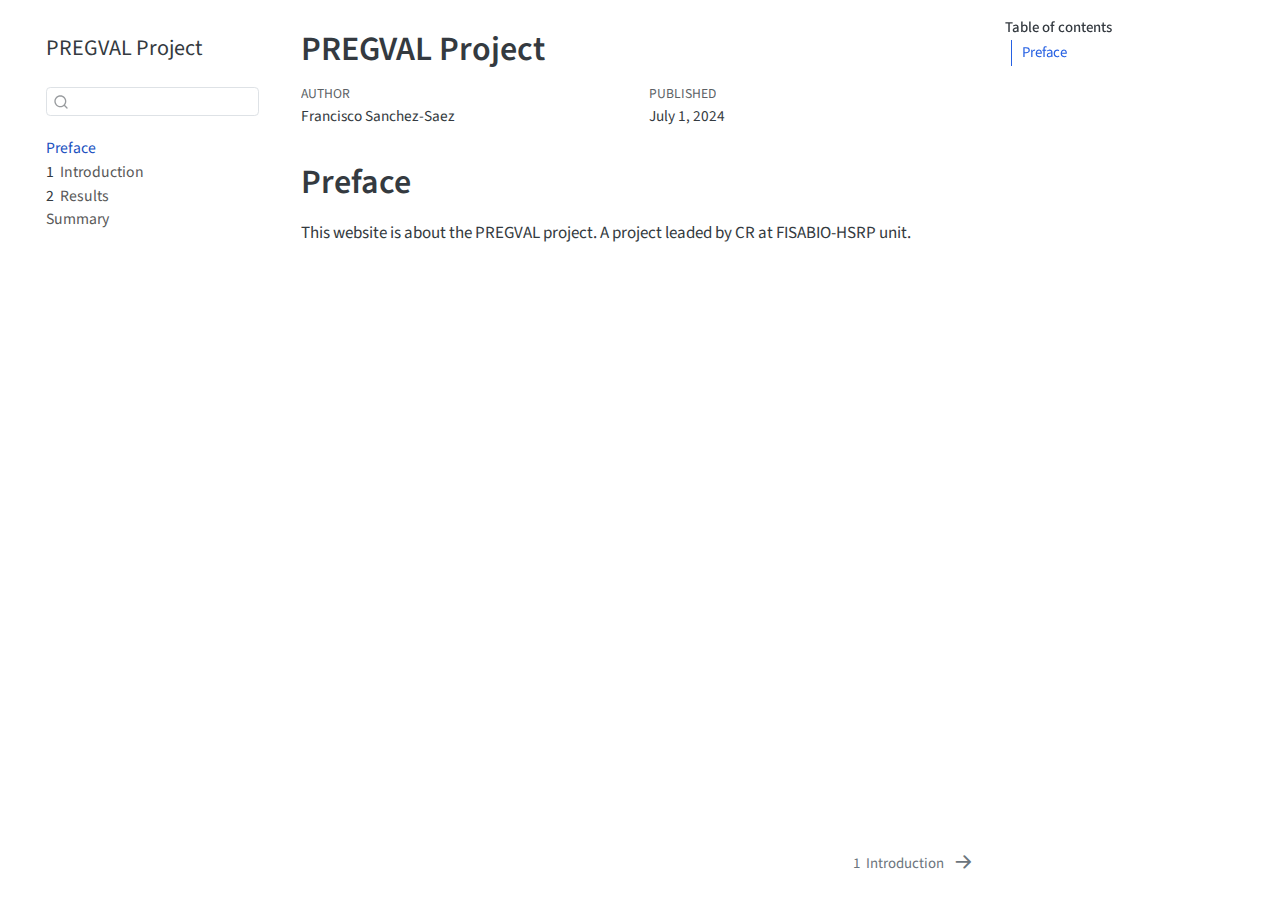
<file: _book/index.html>
<!DOCTYPE html>
<html xmlns="http://www.w3.org/1999/xhtml" lang="en" xml:lang="en"><head>

<meta charset="utf-8">
<meta name="generator" content="quarto-1.4.554">

<meta name="viewport" content="width=device-width, initial-scale=1.0, user-scalable=yes">

<meta name="author" content="Francisco Sanchez-Saez">
<meta name="dcterms.date" content="2024-07-01">

<title>PREGVAL Project</title>
<style>
code{white-space: pre-wrap;}
span.smallcaps{font-variant: small-caps;}
div.columns{display: flex; gap: min(4vw, 1.5em);}
div.column{flex: auto; overflow-x: auto;}
div.hanging-indent{margin-left: 1.5em; text-indent: -1.5em;}
ul.task-list{list-style: none;}
ul.task-list li input[type="checkbox"] {
  width: 0.8em;
  margin: 0 0.8em 0.2em -1em; /* quarto-specific, see https://github.com/quarto-dev/quarto-cli/issues/4556 */ 
  vertical-align: middle;
}
</style>


<script src="site_libs/quarto-nav/quarto-nav.js"></script>
<script src="site_libs/quarto-nav/headroom.min.js"></script>
<script src="site_libs/clipboard/clipboard.min.js"></script>
<script src="site_libs/quarto-search/autocomplete.umd.js"></script>
<script src="site_libs/quarto-search/fuse.min.js"></script>
<script src="site_libs/quarto-search/quarto-search.js"></script>
<meta name="quarto:offset" content="./">
<link href="./01_Introduction.html" rel="next">
<script src="site_libs/quarto-html/quarto.js"></script>
<script src="site_libs/quarto-html/popper.min.js"></script>
<script src="site_libs/quarto-html/tippy.umd.min.js"></script>
<script src="site_libs/quarto-html/anchor.min.js"></script>
<link href="site_libs/quarto-html/tippy.css" rel="stylesheet">
<link href="site_libs/quarto-html/quarto-syntax-highlighting.css" rel="stylesheet" id="quarto-text-highlighting-styles">
<script src="site_libs/bootstrap/bootstrap.min.js"></script>
<link href="site_libs/bootstrap/bootstrap-icons.css" rel="stylesheet">
<link href="site_libs/bootstrap/bootstrap.min.css" rel="stylesheet" id="quarto-bootstrap" data-mode="light">
<script id="quarto-search-options" type="application/json">{
  "location": "sidebar",
  "copy-button": false,
  "collapse-after": 3,
  "panel-placement": "start",
  "type": "textbox",
  "limit": 50,
  "keyboard-shortcut": [
    "f",
    "/",
    "s"
  ],
  "show-item-context": false,
  "language": {
    "search-no-results-text": "No results",
    "search-matching-documents-text": "matching documents",
    "search-copy-link-title": "Copy link to search",
    "search-hide-matches-text": "Hide additional matches",
    "search-more-match-text": "more match in this document",
    "search-more-matches-text": "more matches in this document",
    "search-clear-button-title": "Clear",
    "search-text-placeholder": "",
    "search-detached-cancel-button-title": "Cancel",
    "search-submit-button-title": "Submit",
    "search-label": "Search"
  }
}</script>


</head>

<body class="nav-sidebar floating">

<div id="quarto-search-results"></div>
  <header id="quarto-header" class="headroom fixed-top">
  <nav class="quarto-secondary-nav">
    <div class="container-fluid d-flex">
      <button type="button" class="quarto-btn-toggle btn" data-bs-toggle="collapse" data-bs-target=".quarto-sidebar-collapse-item" aria-controls="quarto-sidebar" aria-expanded="false" aria-label="Toggle sidebar navigation" onclick="if (window.quartoToggleHeadroom) { window.quartoToggleHeadroom(); }">
        <i class="bi bi-layout-text-sidebar-reverse"></i>
      </button>
        <nav class="quarto-page-breadcrumbs" aria-label="breadcrumb"><ol class="breadcrumb"><li class="breadcrumb-item"><a href="./index.html">Preface</a></li></ol></nav>
        <a class="flex-grow-1" role="button" data-bs-toggle="collapse" data-bs-target=".quarto-sidebar-collapse-item" aria-controls="quarto-sidebar" aria-expanded="false" aria-label="Toggle sidebar navigation" onclick="if (window.quartoToggleHeadroom) { window.quartoToggleHeadroom(); }">      
        </a>
      <button type="button" class="btn quarto-search-button" aria-label="" onclick="window.quartoOpenSearch();">
        <i class="bi bi-search"></i>
      </button>
    </div>
  </nav>
</header>
<!-- content -->
<div id="quarto-content" class="quarto-container page-columns page-rows-contents page-layout-article">
<!-- sidebar -->
  <nav id="quarto-sidebar" class="sidebar collapse collapse-horizontal quarto-sidebar-collapse-item sidebar-navigation floating overflow-auto">
    <div class="pt-lg-2 mt-2 text-left sidebar-header">
    <div class="sidebar-title mb-0 py-0">
      <a href="./">PREGVAL Project</a> 
    </div>
      </div>
        <div class="mt-2 flex-shrink-0 align-items-center">
        <div class="sidebar-search">
        <div id="quarto-search" class="" title="Search"></div>
        </div>
        </div>
    <div class="sidebar-menu-container"> 
    <ul class="list-unstyled mt-1">
        <li class="sidebar-item">
  <div class="sidebar-item-container"> 
  <a href="./index.html" class="sidebar-item-text sidebar-link active">
 <span class="menu-text">Preface</span></a>
  </div>
</li>
        <li class="sidebar-item">
  <div class="sidebar-item-container"> 
  <a href="./01_Introduction.html" class="sidebar-item-text sidebar-link">
 <span class="menu-text"><span class="chapter-number">1</span>&nbsp; <span class="chapter-title">Introduction</span></span></a>
  </div>
</li>
        <li class="sidebar-item">
  <div class="sidebar-item-container"> 
  <a href="./02_Results.html" class="sidebar-item-text sidebar-link">
 <span class="menu-text"><span class="chapter-number">2</span>&nbsp; <span class="chapter-title">Results</span></span></a>
  </div>
</li>
        <li class="sidebar-item">
  <div class="sidebar-item-container"> 
  <a href="./summary.html" class="sidebar-item-text sidebar-link">
 <span class="menu-text">Summary</span></a>
  </div>
</li>
    </ul>
    </div>
</nav>
<div id="quarto-sidebar-glass" class="quarto-sidebar-collapse-item" data-bs-toggle="collapse" data-bs-target=".quarto-sidebar-collapse-item"></div>
<!-- margin-sidebar -->
    <div id="quarto-margin-sidebar" class="sidebar margin-sidebar">
        <nav id="TOC" role="doc-toc" class="toc-active">
    <h2 id="toc-title">Table of contents</h2>
   
  <ul>
  <li><a href="#preface" id="toc-preface" class="nav-link active" data-scroll-target="#preface">Preface</a></li>
  </ul>
</nav>
    </div>
<!-- main -->
<main class="content" id="quarto-document-content">

<header id="title-block-header" class="quarto-title-block default">
<div class="quarto-title">
<h1 class="title">PREGVAL Project</h1>
</div>



<div class="quarto-title-meta">

    <div>
    <div class="quarto-title-meta-heading">Author</div>
    <div class="quarto-title-meta-contents">
             <p>Francisco Sanchez-Saez </p>
          </div>
  </div>
    
    <div>
    <div class="quarto-title-meta-heading">Published</div>
    <div class="quarto-title-meta-contents">
      <p class="date">July 1, 2024</p>
    </div>
  </div>
  
    
  </div>
  


</header>


<section id="preface" class="level1 unnumbered">
<h1 class="unnumbered">Preface</h1>
<p>This website is about the PREGVAL project. A project leaded by CR at FISABIO-HSRP unit.</p>


</section>

</main> <!-- /main -->
<script id="quarto-html-after-body" type="application/javascript">
window.document.addEventListener("DOMContentLoaded", function (event) {
  const toggleBodyColorMode = (bsSheetEl) => {
    const mode = bsSheetEl.getAttribute("data-mode");
    const bodyEl = window.document.querySelector("body");
    if (mode === "dark") {
      bodyEl.classList.add("quarto-dark");
      bodyEl.classList.remove("quarto-light");
    } else {
      bodyEl.classList.add("quarto-light");
      bodyEl.classList.remove("quarto-dark");
    }
  }
  const toggleBodyColorPrimary = () => {
    const bsSheetEl = window.document.querySelector("link#quarto-bootstrap");
    if (bsSheetEl) {
      toggleBodyColorMode(bsSheetEl);
    }
  }
  toggleBodyColorPrimary();  
  const icon = "";
  const anchorJS = new window.AnchorJS();
  anchorJS.options = {
    placement: 'right',
    icon: icon
  };
  anchorJS.add('.anchored');
  const isCodeAnnotation = (el) => {
    for (const clz of el.classList) {
      if (clz.startsWith('code-annotation-')) {                     
        return true;
      }
    }
    return false;
  }
  const clipboard = new window.ClipboardJS('.code-copy-button', {
    text: function(trigger) {
      const codeEl = trigger.previousElementSibling.cloneNode(true);
      for (const childEl of codeEl.children) {
        if (isCodeAnnotation(childEl)) {
          childEl.remove();
        }
      }
      return codeEl.innerText;
    }
  });
  clipboard.on('success', function(e) {
    // button target
    const button = e.trigger;
    // don't keep focus
    button.blur();
    // flash "checked"
    button.classList.add('code-copy-button-checked');
    var currentTitle = button.getAttribute("title");
    button.setAttribute("title", "Copied!");
    let tooltip;
    if (window.bootstrap) {
      button.setAttribute("data-bs-toggle", "tooltip");
      button.setAttribute("data-bs-placement", "left");
      button.setAttribute("data-bs-title", "Copied!");
      tooltip = new bootstrap.Tooltip(button, 
        { trigger: "manual", 
          customClass: "code-copy-button-tooltip",
          offset: [0, -8]});
      tooltip.show();    
    }
    setTimeout(function() {
      if (tooltip) {
        tooltip.hide();
        button.removeAttribute("data-bs-title");
        button.removeAttribute("data-bs-toggle");
        button.removeAttribute("data-bs-placement");
      }
      button.setAttribute("title", currentTitle);
      button.classList.remove('code-copy-button-checked');
    }, 1000);
    // clear code selection
    e.clearSelection();
  });
    var localhostRegex = new RegExp(/^(?:http|https):\/\/localhost\:?[0-9]*\//);
    var mailtoRegex = new RegExp(/^mailto:/);
      var filterRegex = new RegExp('/' + window.location.host + '/');
    var isInternal = (href) => {
        return filterRegex.test(href) || localhostRegex.test(href) || mailtoRegex.test(href);
    }
    // Inspect non-navigation links and adorn them if external
 	var links = window.document.querySelectorAll('a[href]:not(.nav-link):not(.navbar-brand):not(.toc-action):not(.sidebar-link):not(.sidebar-item-toggle):not(.pagination-link):not(.no-external):not([aria-hidden]):not(.dropdown-item):not(.quarto-navigation-tool)');
    for (var i=0; i<links.length; i++) {
      const link = links[i];
      if (!isInternal(link.href)) {
        // undo the damage that might have been done by quarto-nav.js in the case of
        // links that we want to consider external
        if (link.dataset.originalHref !== undefined) {
          link.href = link.dataset.originalHref;
        }
      }
    }
  function tippyHover(el, contentFn, onTriggerFn, onUntriggerFn) {
    const config = {
      allowHTML: true,
      maxWidth: 500,
      delay: 100,
      arrow: false,
      appendTo: function(el) {
          return el.parentElement;
      },
      interactive: true,
      interactiveBorder: 10,
      theme: 'quarto',
      placement: 'bottom-start',
    };
    if (contentFn) {
      config.content = contentFn;
    }
    if (onTriggerFn) {
      config.onTrigger = onTriggerFn;
    }
    if (onUntriggerFn) {
      config.onUntrigger = onUntriggerFn;
    }
    window.tippy(el, config); 
  }
  const noterefs = window.document.querySelectorAll('a[role="doc-noteref"]');
  for (var i=0; i<noterefs.length; i++) {
    const ref = noterefs[i];
    tippyHover(ref, function() {
      // use id or data attribute instead here
      let href = ref.getAttribute('data-footnote-href') || ref.getAttribute('href');
      try { href = new URL(href).hash; } catch {}
      const id = href.replace(/^#\/?/, "");
      const note = window.document.getElementById(id);
      if (note) {
        return note.innerHTML;
      } else {
        return "";
      }
    });
  }
  const xrefs = window.document.querySelectorAll('a.quarto-xref');
  const processXRef = (id, note) => {
    // Strip column container classes
    const stripColumnClz = (el) => {
      el.classList.remove("page-full", "page-columns");
      if (el.children) {
        for (const child of el.children) {
          stripColumnClz(child);
        }
      }
    }
    stripColumnClz(note)
    if (id === null || id.startsWith('sec-')) {
      // Special case sections, only their first couple elements
      const container = document.createElement("div");
      if (note.children && note.children.length > 2) {
        container.appendChild(note.children[0].cloneNode(true));
        for (let i = 1; i < note.children.length; i++) {
          const child = note.children[i];
          if (child.tagName === "P" && child.innerText === "") {
            continue;
          } else {
            container.appendChild(child.cloneNode(true));
            break;
          }
        }
        if (window.Quarto?.typesetMath) {
          window.Quarto.typesetMath(container);
        }
        return container.innerHTML
      } else {
        if (window.Quarto?.typesetMath) {
          window.Quarto.typesetMath(note);
        }
        return note.innerHTML;
      }
    } else {
      // Remove any anchor links if they are present
      const anchorLink = note.querySelector('a.anchorjs-link');
      if (anchorLink) {
        anchorLink.remove();
      }
      if (window.Quarto?.typesetMath) {
        window.Quarto.typesetMath(note);
      }
      // TODO in 1.5, we should make sure this works without a callout special case
      if (note.classList.contains("callout")) {
        return note.outerHTML;
      } else {
        return note.innerHTML;
      }
    }
  }
  for (var i=0; i<xrefs.length; i++) {
    const xref = xrefs[i];
    tippyHover(xref, undefined, function(instance) {
      instance.disable();
      let url = xref.getAttribute('href');
      let hash = undefined; 
      if (url.startsWith('#')) {
        hash = url;
      } else {
        try { hash = new URL(url).hash; } catch {}
      }
      if (hash) {
        const id = hash.replace(/^#\/?/, "");
        const note = window.document.getElementById(id);
        if (note !== null) {
          try {
            const html = processXRef(id, note.cloneNode(true));
            instance.setContent(html);
          } finally {
            instance.enable();
            instance.show();
          }
        } else {
          // See if we can fetch this
          fetch(url.split('#')[0])
          .then(res => res.text())
          .then(html => {
            const parser = new DOMParser();
            const htmlDoc = parser.parseFromString(html, "text/html");
            const note = htmlDoc.getElementById(id);
            if (note !== null) {
              const html = processXRef(id, note);
              instance.setContent(html);
            } 
          }).finally(() => {
            instance.enable();
            instance.show();
          });
        }
      } else {
        // See if we can fetch a full url (with no hash to target)
        // This is a special case and we should probably do some content thinning / targeting
        fetch(url)
        .then(res => res.text())
        .then(html => {
          const parser = new DOMParser();
          const htmlDoc = parser.parseFromString(html, "text/html");
          const note = htmlDoc.querySelector('main.content');
          if (note !== null) {
            // This should only happen for chapter cross references
            // (since there is no id in the URL)
            // remove the first header
            if (note.children.length > 0 && note.children[0].tagName === "HEADER") {
              note.children[0].remove();
            }
            const html = processXRef(null, note);
            instance.setContent(html);
          } 
        }).finally(() => {
          instance.enable();
          instance.show();
        });
      }
    }, function(instance) {
    });
  }
      let selectedAnnoteEl;
      const selectorForAnnotation = ( cell, annotation) => {
        let cellAttr = 'data-code-cell="' + cell + '"';
        let lineAttr = 'data-code-annotation="' +  annotation + '"';
        const selector = 'span[' + cellAttr + '][' + lineAttr + ']';
        return selector;
      }
      const selectCodeLines = (annoteEl) => {
        const doc = window.document;
        const targetCell = annoteEl.getAttribute("data-target-cell");
        const targetAnnotation = annoteEl.getAttribute("data-target-annotation");
        const annoteSpan = window.document.querySelector(selectorForAnnotation(targetCell, targetAnnotation));
        const lines = annoteSpan.getAttribute("data-code-lines").split(",");
        const lineIds = lines.map((line) => {
          return targetCell + "-" + line;
        })
        let top = null;
        let height = null;
        let parent = null;
        if (lineIds.length > 0) {
            //compute the position of the single el (top and bottom and make a div)
            const el = window.document.getElementById(lineIds[0]);
            top = el.offsetTop;
            height = el.offsetHeight;
            parent = el.parentElement.parentElement;
          if (lineIds.length > 1) {
            const lastEl = window.document.getElementById(lineIds[lineIds.length - 1]);
            const bottom = lastEl.offsetTop + lastEl.offsetHeight;
            height = bottom - top;
          }
          if (top !== null && height !== null && parent !== null) {
            // cook up a div (if necessary) and position it 
            let div = window.document.getElementById("code-annotation-line-highlight");
            if (div === null) {
              div = window.document.createElement("div");
              div.setAttribute("id", "code-annotation-line-highlight");
              div.style.position = 'absolute';
              parent.appendChild(div);
            }
            div.style.top = top - 2 + "px";
            div.style.height = height + 4 + "px";
            div.style.left = 0;
            let gutterDiv = window.document.getElementById("code-annotation-line-highlight-gutter");
            if (gutterDiv === null) {
              gutterDiv = window.document.createElement("div");
              gutterDiv.setAttribute("id", "code-annotation-line-highlight-gutter");
              gutterDiv.style.position = 'absolute';
              const codeCell = window.document.getElementById(targetCell);
              const gutter = codeCell.querySelector('.code-annotation-gutter');
              gutter.appendChild(gutterDiv);
            }
            gutterDiv.style.top = top - 2 + "px";
            gutterDiv.style.height = height + 4 + "px";
          }
          selectedAnnoteEl = annoteEl;
        }
      };
      const unselectCodeLines = () => {
        const elementsIds = ["code-annotation-line-highlight", "code-annotation-line-highlight-gutter"];
        elementsIds.forEach((elId) => {
          const div = window.document.getElementById(elId);
          if (div) {
            div.remove();
          }
        });
        selectedAnnoteEl = undefined;
      };
        // Handle positioning of the toggle
    window.addEventListener(
      "resize",
      throttle(() => {
        elRect = undefined;
        if (selectedAnnoteEl) {
          selectCodeLines(selectedAnnoteEl);
        }
      }, 10)
    );
    function throttle(fn, ms) {
    let throttle = false;
    let timer;
      return (...args) => {
        if(!throttle) { // first call gets through
            fn.apply(this, args);
            throttle = true;
        } else { // all the others get throttled
            if(timer) clearTimeout(timer); // cancel #2
            timer = setTimeout(() => {
              fn.apply(this, args);
              timer = throttle = false;
            }, ms);
        }
      };
    }
      // Attach click handler to the DT
      const annoteDls = window.document.querySelectorAll('dt[data-target-cell]');
      for (const annoteDlNode of annoteDls) {
        annoteDlNode.addEventListener('click', (event) => {
          const clickedEl = event.target;
          if (clickedEl !== selectedAnnoteEl) {
            unselectCodeLines();
            const activeEl = window.document.querySelector('dt[data-target-cell].code-annotation-active');
            if (activeEl) {
              activeEl.classList.remove('code-annotation-active');
            }
            selectCodeLines(clickedEl);
            clickedEl.classList.add('code-annotation-active');
          } else {
            // Unselect the line
            unselectCodeLines();
            clickedEl.classList.remove('code-annotation-active');
          }
        });
      }
  const findCites = (el) => {
    const parentEl = el.parentElement;
    if (parentEl) {
      const cites = parentEl.dataset.cites;
      if (cites) {
        return {
          el,
          cites: cites.split(' ')
        };
      } else {
        return findCites(el.parentElement)
      }
    } else {
      return undefined;
    }
  };
  var bibliorefs = window.document.querySelectorAll('a[role="doc-biblioref"]');
  for (var i=0; i<bibliorefs.length; i++) {
    const ref = bibliorefs[i];
    const citeInfo = findCites(ref);
    if (citeInfo) {
      tippyHover(citeInfo.el, function() {
        var popup = window.document.createElement('div');
        citeInfo.cites.forEach(function(cite) {
          var citeDiv = window.document.createElement('div');
          citeDiv.classList.add('hanging-indent');
          citeDiv.classList.add('csl-entry');
          var biblioDiv = window.document.getElementById('ref-' + cite);
          if (biblioDiv) {
            citeDiv.innerHTML = biblioDiv.innerHTML;
          }
          popup.appendChild(citeDiv);
        });
        return popup.innerHTML;
      });
    }
  }
});
</script>
<nav class="page-navigation">
  <div class="nav-page nav-page-previous">
  </div>
  <div class="nav-page nav-page-next">
      <a href="./01_Introduction.html" class="pagination-link" aria-label="Introduction">
        <span class="nav-page-text"><span class="chapter-number">1</span>&nbsp; <span class="chapter-title">Introduction</span></span> <i class="bi bi-arrow-right-short"></i>
      </a>
  </div>
</nav>
</div> <!-- /content -->




</body></html>
</file>
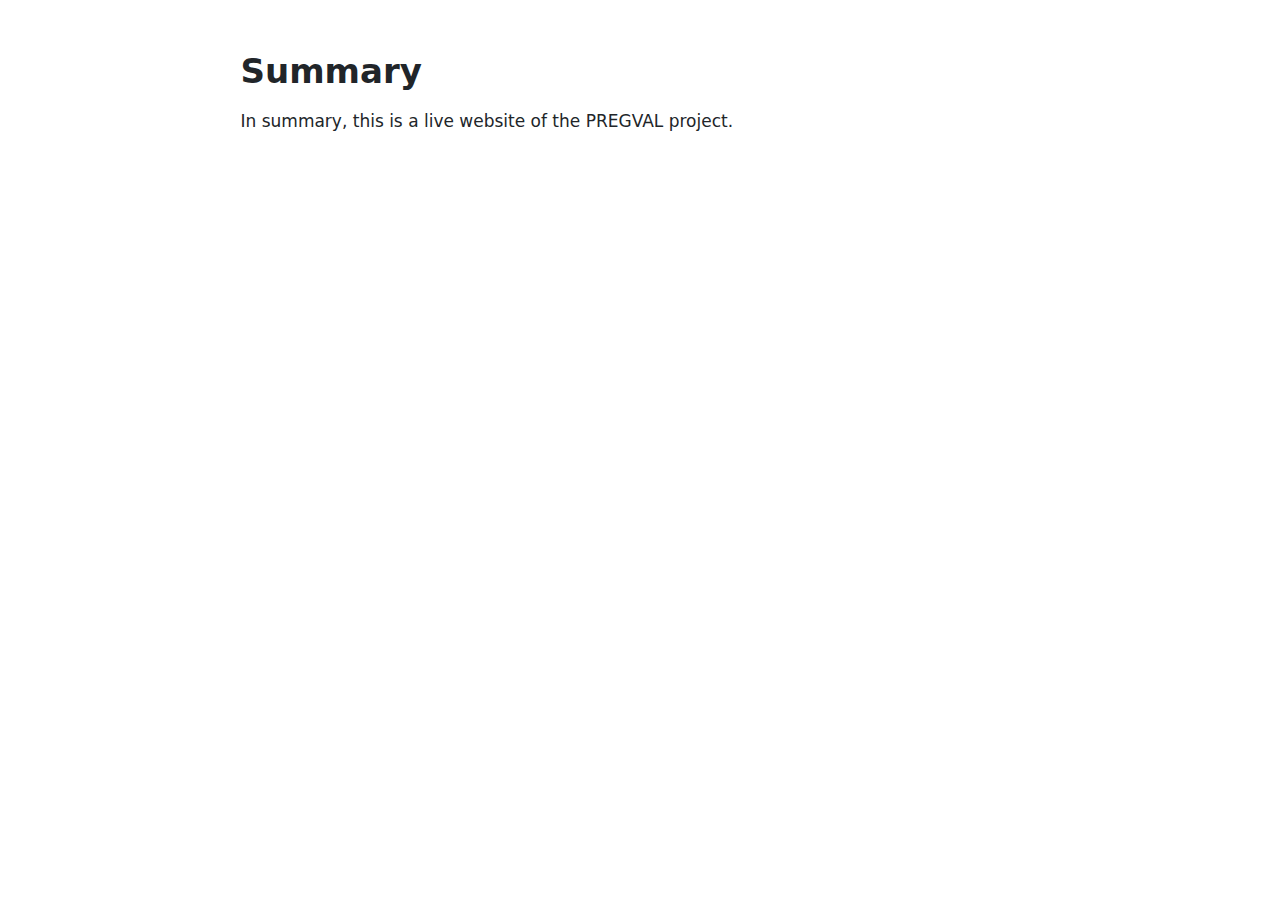
<file: summary.html>
<!DOCTYPE html>
<html xmlns="http://www.w3.org/1999/xhtml" lang="en" xml:lang="en"><head>

<meta charset="utf-8">
<meta name="generator" content="quarto-1.4.550">

<meta name="viewport" content="width=device-width, initial-scale=1.0, user-scalable=yes">


<title>summary</title>
<style>
code{white-space: pre-wrap;}
span.smallcaps{font-variant: small-caps;}
div.columns{display: flex; gap: min(4vw, 1.5em);}
div.column{flex: auto; overflow-x: auto;}
div.hanging-indent{margin-left: 1.5em; text-indent: -1.5em;}
ul.task-list{list-style: none;}
ul.task-list li input[type="checkbox"] {
  width: 0.8em;
  margin: 0 0.8em 0.2em -1em; /* quarto-specific, see https://github.com/quarto-dev/quarto-cli/issues/4556 */ 
  vertical-align: middle;
}
</style>


<script src="summary_files/libs/clipboard/clipboard.min.js"></script>
<script src="summary_files/libs/quarto-html/quarto.js"></script>
<script src="summary_files/libs/quarto-html/popper.min.js"></script>
<script src="summary_files/libs/quarto-html/tippy.umd.min.js"></script>
<script src="summary_files/libs/quarto-html/anchor.min.js"></script>
<link href="summary_files/libs/quarto-html/tippy.css" rel="stylesheet">
<link href="summary_files/libs/quarto-html/quarto-syntax-highlighting.css" rel="stylesheet" id="quarto-text-highlighting-styles">
<script src="summary_files/libs/bootstrap/bootstrap.min.js"></script>
<link href="summary_files/libs/bootstrap/bootstrap-icons.css" rel="stylesheet">
<link href="summary_files/libs/bootstrap/bootstrap.min.css" rel="stylesheet" id="quarto-bootstrap" data-mode="light">


</head>

<body class="fullcontent">

<div id="quarto-content" class="page-columns page-rows-contents page-layout-article">

<main class="content" id="quarto-document-content">




<section id="summary" class="level1">
<h1>Summary</h1>
<p>In summary, this is a live website of the PREGVAL project.</p>
</section>

</main>
<!-- /main column -->
<script id="quarto-html-after-body" type="application/javascript">
window.document.addEventListener("DOMContentLoaded", function (event) {
  const toggleBodyColorMode = (bsSheetEl) => {
    const mode = bsSheetEl.getAttribute("data-mode");
    const bodyEl = window.document.querySelector("body");
    if (mode === "dark") {
      bodyEl.classList.add("quarto-dark");
      bodyEl.classList.remove("quarto-light");
    } else {
      bodyEl.classList.add("quarto-light");
      bodyEl.classList.remove("quarto-dark");
    }
  }
  const toggleBodyColorPrimary = () => {
    const bsSheetEl = window.document.querySelector("link#quarto-bootstrap");
    if (bsSheetEl) {
      toggleBodyColorMode(bsSheetEl);
    }
  }
  toggleBodyColorPrimary();  
  const icon = "";
  const anchorJS = new window.AnchorJS();
  anchorJS.options = {
    placement: 'right',
    icon: icon
  };
  anchorJS.add('.anchored');
  const isCodeAnnotation = (el) => {
    for (const clz of el.classList) {
      if (clz.startsWith('code-annotation-')) {                     
        return true;
      }
    }
    return false;
  }
  const clipboard = new window.ClipboardJS('.code-copy-button', {
    text: function(trigger) {
      const codeEl = trigger.previousElementSibling.cloneNode(true);
      for (const childEl of codeEl.children) {
        if (isCodeAnnotation(childEl)) {
          childEl.remove();
        }
      }
      return codeEl.innerText;
    }
  });
  clipboard.on('success', function(e) {
    // button target
    const button = e.trigger;
    // don't keep focus
    button.blur();
    // flash "checked"
    button.classList.add('code-copy-button-checked');
    var currentTitle = button.getAttribute("title");
    button.setAttribute("title", "Copied!");
    let tooltip;
    if (window.bootstrap) {
      button.setAttribute("data-bs-toggle", "tooltip");
      button.setAttribute("data-bs-placement", "left");
      button.setAttribute("data-bs-title", "Copied!");
      tooltip = new bootstrap.Tooltip(button, 
        { trigger: "manual", 
          customClass: "code-copy-button-tooltip",
          offset: [0, -8]});
      tooltip.show();    
    }
    setTimeout(function() {
      if (tooltip) {
        tooltip.hide();
        button.removeAttribute("data-bs-title");
        button.removeAttribute("data-bs-toggle");
        button.removeAttribute("data-bs-placement");
      }
      button.setAttribute("title", currentTitle);
      button.classList.remove('code-copy-button-checked');
    }, 1000);
    // clear code selection
    e.clearSelection();
  });
  function tippyHover(el, contentFn, onTriggerFn, onUntriggerFn) {
    const config = {
      allowHTML: true,
      maxWidth: 500,
      delay: 100,
      arrow: false,
      appendTo: function(el) {
          return el.parentElement;
      },
      interactive: true,
      interactiveBorder: 10,
      theme: 'quarto',
      placement: 'bottom-start',
    };
    if (contentFn) {
      config.content = contentFn;
    }
    if (onTriggerFn) {
      config.onTrigger = onTriggerFn;
    }
    if (onUntriggerFn) {
      config.onUntrigger = onUntriggerFn;
    }
    window.tippy(el, config); 
  }
  const noterefs = window.document.querySelectorAll('a[role="doc-noteref"]');
  for (var i=0; i<noterefs.length; i++) {
    const ref = noterefs[i];
    tippyHover(ref, function() {
      // use id or data attribute instead here
      let href = ref.getAttribute('data-footnote-href') || ref.getAttribute('href');
      try { href = new URL(href).hash; } catch {}
      const id = href.replace(/^#\/?/, "");
      const note = window.document.getElementById(id);
      return note.innerHTML;
    });
  }
  const xrefs = window.document.querySelectorAll('a.quarto-xref');
  const processXRef = (id, note) => {
    // Strip column container classes
    const stripColumnClz = (el) => {
      el.classList.remove("page-full", "page-columns");
      if (el.children) {
        for (const child of el.children) {
          stripColumnClz(child);
        }
      }
    }
    stripColumnClz(note)
    if (id === null || id.startsWith('sec-')) {
      // Special case sections, only their first couple elements
      const container = document.createElement("div");
      if (note.children && note.children.length > 2) {
        container.appendChild(note.children[0].cloneNode(true));
        for (let i = 1; i < note.children.length; i++) {
          const child = note.children[i];
          if (child.tagName === "P" && child.innerText === "") {
            continue;
          } else {
            container.appendChild(child.cloneNode(true));
            break;
          }
        }
        if (window.Quarto?.typesetMath) {
          window.Quarto.typesetMath(container);
        }
        return container.innerHTML
      } else {
        if (window.Quarto?.typesetMath) {
          window.Quarto.typesetMath(note);
        }
        return note.innerHTML;
      }
    } else {
      // Remove any anchor links if they are present
      const anchorLink = note.querySelector('a.anchorjs-link');
      if (anchorLink) {
        anchorLink.remove();
      }
      if (window.Quarto?.typesetMath) {
        window.Quarto.typesetMath(note);
      }
      // TODO in 1.5, we should make sure this works without a callout special case
      if (note.classList.contains("callout")) {
        return note.outerHTML;
      } else {
        return note.innerHTML;
      }
    }
  }
  for (var i=0; i<xrefs.length; i++) {
    const xref = xrefs[i];
    tippyHover(xref, undefined, function(instance) {
      instance.disable();
      let url = xref.getAttribute('href');
      let hash = undefined; 
      if (url.startsWith('#')) {
        hash = url;
      } else {
        try { hash = new URL(url).hash; } catch {}
      }
      if (hash) {
        const id = hash.replace(/^#\/?/, "");
        const note = window.document.getElementById(id);
        if (note !== null) {
          try {
            const html = processXRef(id, note.cloneNode(true));
            instance.setContent(html);
          } finally {
            instance.enable();
            instance.show();
          }
        } else {
          // See if we can fetch this
          fetch(url.split('#')[0])
          .then(res => res.text())
          .then(html => {
            const parser = new DOMParser();
            const htmlDoc = parser.parseFromString(html, "text/html");
            const note = htmlDoc.getElementById(id);
            if (note !== null) {
              const html = processXRef(id, note);
              instance.setContent(html);
            } 
          }).finally(() => {
            instance.enable();
            instance.show();
          });
        }
      } else {
        // See if we can fetch a full url (with no hash to target)
        // This is a special case and we should probably do some content thinning / targeting
        fetch(url)
        .then(res => res.text())
        .then(html => {
          const parser = new DOMParser();
          const htmlDoc = parser.parseFromString(html, "text/html");
          const note = htmlDoc.querySelector('main.content');
          if (note !== null) {
            // This should only happen for chapter cross references
            // (since there is no id in the URL)
            // remove the first header
            if (note.children.length > 0 && note.children[0].tagName === "HEADER") {
              note.children[0].remove();
            }
            const html = processXRef(null, note);
            instance.setContent(html);
          } 
        }).finally(() => {
          instance.enable();
          instance.show();
        });
      }
    }, function(instance) {
    });
  }
      let selectedAnnoteEl;
      const selectorForAnnotation = ( cell, annotation) => {
        let cellAttr = 'data-code-cell="' + cell + '"';
        let lineAttr = 'data-code-annotation="' +  annotation + '"';
        const selector = 'span[' + cellAttr + '][' + lineAttr + ']';
        return selector;
      }
      const selectCodeLines = (annoteEl) => {
        const doc = window.document;
        const targetCell = annoteEl.getAttribute("data-target-cell");
        const targetAnnotation = annoteEl.getAttribute("data-target-annotation");
        const annoteSpan = window.document.querySelector(selectorForAnnotation(targetCell, targetAnnotation));
        const lines = annoteSpan.getAttribute("data-code-lines").split(",");
        const lineIds = lines.map((line) => {
          return targetCell + "-" + line;
        })
        let top = null;
        let height = null;
        let parent = null;
        if (lineIds.length > 0) {
            //compute the position of the single el (top and bottom and make a div)
            const el = window.document.getElementById(lineIds[0]);
            top = el.offsetTop;
            height = el.offsetHeight;
            parent = el.parentElement.parentElement;
          if (lineIds.length > 1) {
            const lastEl = window.document.getElementById(lineIds[lineIds.length - 1]);
            const bottom = lastEl.offsetTop + lastEl.offsetHeight;
            height = bottom - top;
          }
          if (top !== null && height !== null && parent !== null) {
            // cook up a div (if necessary) and position it 
            let div = window.document.getElementById("code-annotation-line-highlight");
            if (div === null) {
              div = window.document.createElement("div");
              div.setAttribute("id", "code-annotation-line-highlight");
              div.style.position = 'absolute';
              parent.appendChild(div);
            }
            div.style.top = top - 2 + "px";
            div.style.height = height + 4 + "px";
            div.style.left = 0;
            let gutterDiv = window.document.getElementById("code-annotation-line-highlight-gutter");
            if (gutterDiv === null) {
              gutterDiv = window.document.createElement("div");
              gutterDiv.setAttribute("id", "code-annotation-line-highlight-gutter");
              gutterDiv.style.position = 'absolute';
              const codeCell = window.document.getElementById(targetCell);
              const gutter = codeCell.querySelector('.code-annotation-gutter');
              gutter.appendChild(gutterDiv);
            }
            gutterDiv.style.top = top - 2 + "px";
            gutterDiv.style.height = height + 4 + "px";
          }
          selectedAnnoteEl = annoteEl;
        }
      };
      const unselectCodeLines = () => {
        const elementsIds = ["code-annotation-line-highlight", "code-annotation-line-highlight-gutter"];
        elementsIds.forEach((elId) => {
          const div = window.document.getElementById(elId);
          if (div) {
            div.remove();
          }
        });
        selectedAnnoteEl = undefined;
      };
        // Handle positioning of the toggle
    window.addEventListener(
      "resize",
      throttle(() => {
        elRect = undefined;
        if (selectedAnnoteEl) {
          selectCodeLines(selectedAnnoteEl);
        }
      }, 10)
    );
    function throttle(fn, ms) {
    let throttle = false;
    let timer;
      return (...args) => {
        if(!throttle) { // first call gets through
            fn.apply(this, args);
            throttle = true;
        } else { // all the others get throttled
            if(timer) clearTimeout(timer); // cancel #2
            timer = setTimeout(() => {
              fn.apply(this, args);
              timer = throttle = false;
            }, ms);
        }
      };
    }
      // Attach click handler to the DT
      const annoteDls = window.document.querySelectorAll('dt[data-target-cell]');
      for (const annoteDlNode of annoteDls) {
        annoteDlNode.addEventListener('click', (event) => {
          const clickedEl = event.target;
          if (clickedEl !== selectedAnnoteEl) {
            unselectCodeLines();
            const activeEl = window.document.querySelector('dt[data-target-cell].code-annotation-active');
            if (activeEl) {
              activeEl.classList.remove('code-annotation-active');
            }
            selectCodeLines(clickedEl);
            clickedEl.classList.add('code-annotation-active');
          } else {
            // Unselect the line
            unselectCodeLines();
            clickedEl.classList.remove('code-annotation-active');
          }
        });
      }
  const findCites = (el) => {
    const parentEl = el.parentElement;
    if (parentEl) {
      const cites = parentEl.dataset.cites;
      if (cites) {
        return {
          el,
          cites: cites.split(' ')
        };
      } else {
        return findCites(el.parentElement)
      }
    } else {
      return undefined;
    }
  };
  var bibliorefs = window.document.querySelectorAll('a[role="doc-biblioref"]');
  for (var i=0; i<bibliorefs.length; i++) {
    const ref = bibliorefs[i];
    const citeInfo = findCites(ref);
    if (citeInfo) {
      tippyHover(citeInfo.el, function() {
        var popup = window.document.createElement('div');
        citeInfo.cites.forEach(function(cite) {
          var citeDiv = window.document.createElement('div');
          citeDiv.classList.add('hanging-indent');
          citeDiv.classList.add('csl-entry');
          var biblioDiv = window.document.getElementById('ref-' + cite);
          if (biblioDiv) {
            citeDiv.innerHTML = biblioDiv.innerHTML;
          }
          popup.appendChild(citeDiv);
        });
        return popup.innerHTML;
      });
    }
  }
});
</script>
</div> <!-- /content -->




</body></html>
</file>
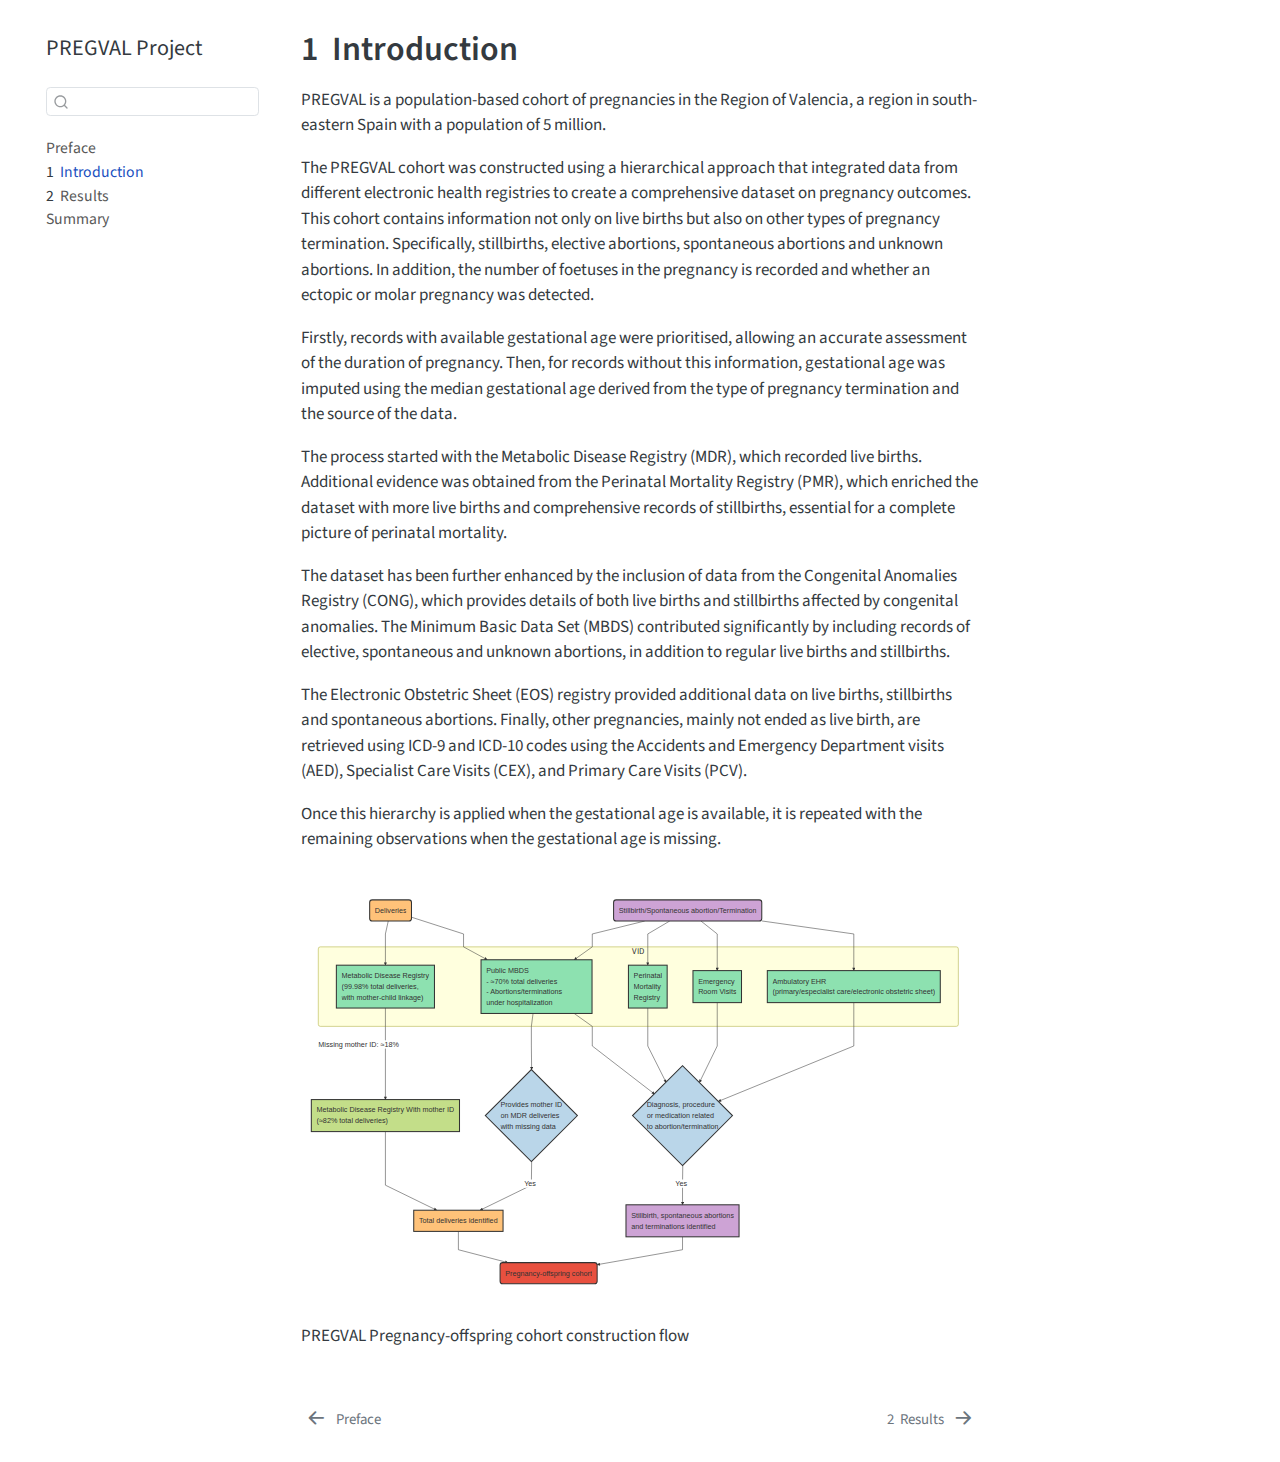
<file: _book/01_Introduction.html>
<!DOCTYPE html>
<html xmlns="http://www.w3.org/1999/xhtml" lang="en" xml:lang="en"><head>

<meta charset="utf-8">
<meta name="generator" content="quarto-1.4.554">

<meta name="viewport" content="width=device-width, initial-scale=1.0, user-scalable=yes">


<title>PREGVAL Project - 1&nbsp; Introduction</title>
<style>
code{white-space: pre-wrap;}
span.smallcaps{font-variant: small-caps;}
div.columns{display: flex; gap: min(4vw, 1.5em);}
div.column{flex: auto; overflow-x: auto;}
div.hanging-indent{margin-left: 1.5em; text-indent: -1.5em;}
ul.task-list{list-style: none;}
ul.task-list li input[type="checkbox"] {
  width: 0.8em;
  margin: 0 0.8em 0.2em -1em; /* quarto-specific, see https://github.com/quarto-dev/quarto-cli/issues/4556 */ 
  vertical-align: middle;
}
</style>


<script src="site_libs/quarto-nav/quarto-nav.js"></script>
<script src="site_libs/quarto-nav/headroom.min.js"></script>
<script src="site_libs/clipboard/clipboard.min.js"></script>
<script src="site_libs/quarto-search/autocomplete.umd.js"></script>
<script src="site_libs/quarto-search/fuse.min.js"></script>
<script src="site_libs/quarto-search/quarto-search.js"></script>
<meta name="quarto:offset" content="./">
<link href="./02_Results.html" rel="next">
<link href="./index.html" rel="prev">
<script src="site_libs/quarto-html/quarto.js"></script>
<script src="site_libs/quarto-html/popper.min.js"></script>
<script src="site_libs/quarto-html/tippy.umd.min.js"></script>
<script src="site_libs/quarto-html/anchor.min.js"></script>
<link href="site_libs/quarto-html/tippy.css" rel="stylesheet">
<link href="site_libs/quarto-html/quarto-syntax-highlighting.css" rel="stylesheet" id="quarto-text-highlighting-styles">
<script src="site_libs/bootstrap/bootstrap.min.js"></script>
<link href="site_libs/bootstrap/bootstrap-icons.css" rel="stylesheet">
<link href="site_libs/bootstrap/bootstrap.min.css" rel="stylesheet" id="quarto-bootstrap" data-mode="light">
<script id="quarto-search-options" type="application/json">{
  "location": "sidebar",
  "copy-button": false,
  "collapse-after": 3,
  "panel-placement": "start",
  "type": "textbox",
  "limit": 50,
  "keyboard-shortcut": [
    "f",
    "/",
    "s"
  ],
  "show-item-context": false,
  "language": {
    "search-no-results-text": "No results",
    "search-matching-documents-text": "matching documents",
    "search-copy-link-title": "Copy link to search",
    "search-hide-matches-text": "Hide additional matches",
    "search-more-match-text": "more match in this document",
    "search-more-matches-text": "more matches in this document",
    "search-clear-button-title": "Clear",
    "search-text-placeholder": "",
    "search-detached-cancel-button-title": "Cancel",
    "search-submit-button-title": "Submit",
    "search-label": "Search"
  }
}</script>
<link href="site_libs/htmltools-fill-0.5.8.1/fill.css" rel="stylesheet">

<script src="site_libs/htmlwidgets-1.6.4/htmlwidgets.js"></script>

<script src="site_libs/d3-3.3.8/d3.min.js"></script>

<script src="site_libs/dagre-0.4.0/dagre-d3.min.js"></script>

<link href="site_libs/mermaid-0.3.0/dist/mermaid.css" rel="stylesheet">

<script src="site_libs/mermaid-0.3.0/dist/mermaid.slim.min.js"></script>

<link href="site_libs/DiagrammeR-styles-0.2/styles.css" rel="stylesheet">

<script src="site_libs/chromatography-0.1/chromatography.js"></script>

<script src="site_libs/DiagrammeR-binding-1.0.11/DiagrammeR.js"></script>



</head>

<body class="nav-sidebar floating">

<div id="quarto-search-results"></div>
  <header id="quarto-header" class="headroom fixed-top">
  <nav class="quarto-secondary-nav">
    <div class="container-fluid d-flex">
      <button type="button" class="quarto-btn-toggle btn" data-bs-toggle="collapse" data-bs-target=".quarto-sidebar-collapse-item" aria-controls="quarto-sidebar" aria-expanded="false" aria-label="Toggle sidebar navigation" onclick="if (window.quartoToggleHeadroom) { window.quartoToggleHeadroom(); }">
        <i class="bi bi-layout-text-sidebar-reverse"></i>
      </button>
        <nav class="quarto-page-breadcrumbs" aria-label="breadcrumb"><ol class="breadcrumb"><li class="breadcrumb-item"><a href="./01_Introduction.html"><span class="chapter-number">1</span>&nbsp; <span class="chapter-title">Introduction</span></a></li></ol></nav>
        <a class="flex-grow-1" role="button" data-bs-toggle="collapse" data-bs-target=".quarto-sidebar-collapse-item" aria-controls="quarto-sidebar" aria-expanded="false" aria-label="Toggle sidebar navigation" onclick="if (window.quartoToggleHeadroom) { window.quartoToggleHeadroom(); }">      
        </a>
      <button type="button" class="btn quarto-search-button" aria-label="" onclick="window.quartoOpenSearch();">
        <i class="bi bi-search"></i>
      </button>
    </div>
  </nav>
</header>
<!-- content -->
<div id="quarto-content" class="quarto-container page-columns page-rows-contents page-layout-article">
<!-- sidebar -->
  <nav id="quarto-sidebar" class="sidebar collapse collapse-horizontal quarto-sidebar-collapse-item sidebar-navigation floating overflow-auto">
    <div class="pt-lg-2 mt-2 text-left sidebar-header">
    <div class="sidebar-title mb-0 py-0">
      <a href="./">PREGVAL Project</a> 
    </div>
      </div>
        <div class="mt-2 flex-shrink-0 align-items-center">
        <div class="sidebar-search">
        <div id="quarto-search" class="" title="Search"></div>
        </div>
        </div>
    <div class="sidebar-menu-container"> 
    <ul class="list-unstyled mt-1">
        <li class="sidebar-item">
  <div class="sidebar-item-container"> 
  <a href="./index.html" class="sidebar-item-text sidebar-link">
 <span class="menu-text">Preface</span></a>
  </div>
</li>
        <li class="sidebar-item">
  <div class="sidebar-item-container"> 
  <a href="./01_Introduction.html" class="sidebar-item-text sidebar-link active">
 <span class="menu-text"><span class="chapter-number">1</span>&nbsp; <span class="chapter-title">Introduction</span></span></a>
  </div>
</li>
        <li class="sidebar-item">
  <div class="sidebar-item-container"> 
  <a href="./02_Results.html" class="sidebar-item-text sidebar-link">
 <span class="menu-text"><span class="chapter-number">2</span>&nbsp; <span class="chapter-title">Results</span></span></a>
  </div>
</li>
        <li class="sidebar-item">
  <div class="sidebar-item-container"> 
  <a href="./summary.html" class="sidebar-item-text sidebar-link">
 <span class="menu-text">Summary</span></a>
  </div>
</li>
    </ul>
    </div>
</nav>
<div id="quarto-sidebar-glass" class="quarto-sidebar-collapse-item" data-bs-toggle="collapse" data-bs-target=".quarto-sidebar-collapse-item"></div>
<!-- margin-sidebar -->
    <div id="quarto-margin-sidebar" class="sidebar margin-sidebar">
        
    </div>
<!-- main -->
<main class="content" id="quarto-document-content">

<header id="title-block-header" class="quarto-title-block default">
<div class="quarto-title">
<h1 class="title"><span class="chapter-number">1</span>&nbsp; <span class="chapter-title">Introduction</span></h1>
</div>



<div class="quarto-title-meta">

    
  
    
  </div>
  


</header>


<p>PREGVAL is a population-based cohort of pregnancies in the Region of Valencia, a region in south-eastern Spain with a population of 5 million.</p>
<p>The PREGVAL cohort was constructed using a hierarchical approach that integrated data from different electronic health registries to create a comprehensive dataset on pregnancy outcomes. This cohort contains information not only on live births but also on other types of pregnancy termination. Specifically, stillbirths, elective abortions, spontaneous abortions and unknown abortions. In addition, the number of foetuses in the pregnancy is recorded and whether an ectopic or molar pregnancy was detected.</p>
<p>Firstly, records with available gestational age were prioritised, allowing an accurate assessment of the duration of pregnancy. Then, for records without this information, gestational age was imputed using the median gestational age derived from the type of pregnancy termination and the source of the data.</p>
<p>The process started with the Metabolic Disease Registry (MDR), which recorded live births. Additional evidence was obtained from the Perinatal Mortality Registry (PMR), which enriched the dataset with more live births and comprehensive records of stillbirths, essential for a complete picture of perinatal mortality.</p>
<p>The dataset has been further enhanced by the inclusion of data from the Congenital Anomalies Registry (CONG), which provides details of both live births and stillbirths affected by congenital anomalies. The Minimum Basic Data Set (MBDS) contributed significantly by including records of elective, spontaneous and unknown abortions, in addition to regular live births and stillbirths.</p>
<p>The Electronic Obstetric Sheet (EOS) registry provided additional data on live births, stillbirths and spontaneous abortions. Finally, other pregnancies, mainly not ended as live birth, are retrieved using ICD-9 and ICD-10 codes using the Accidents and Emergency Department visits (AED), Specialist Care Visits (CEX), and Primary Care Visits (PCV).</p>
<p>Once this hierarchy is applied when the gestational age is available, it is repeated with the remaining observations when the gestational age is missing.</p>
<div class="cell">
<div class="cell-output-display">
<div class="DiagrammeR html-widget html-fill-item" id="htmlwidget-f2a914f45b34c669d32b" style="width:100%;height:454px;"></div>
<script type="application/json" data-for="htmlwidget-f2a914f45b34c669d32b">{"x":{"diagram":"\n    graph TD\n    B(\"Deliveries\")\n    C(\"Stillbirth/Spontaneous abortion/Termination\")\n    subgraph  VID   \n    D[\"Metabolic Disease Registry <br> (99.98% total deliveries, <br> with mother-child linkage)\"] \n    E[\"Public MBDS <br> - #8776;70% total deliveries <br> - Abortions/terminations <br> under hospitalization\"]\n    F[\"Perinatal <br> Mortality <br> Registry\"]\n    F2[\"Emergency <br> Room Visits\"]\n    F3[\"Ambulatory EHR <br> (primary/especialist care/electronic obstetric sheet)\"]\n    end\n    G[\"Metabolic Disease Registry With mother ID <br> \n    (#8776;82% total deliveries)\"]\n    H{\"Provides mother ID <br> on MDR deliveries <br> with missing data\"}\n    H2{\"Diagnosis, procedure <br> or medication related <br> to abortion/termination\"}\n    I[\"Total deliveries identified\"]\n    J[\"Stillbirth, spontaneous abortions <br> and terminations identified\"]\n    K(Pregnancy-offspring cohort)\n    B --> D\n    B --> E\n    C --> E\n    C --> F\n    C --> F2\n    C --> F3\n    D --> |\"Missing mother ID: #8776;18%\"| G\n    E --> H\n    E --> H2\n    F --> H2\n    F2 --> H2\n    F3 --> H2\n    G --> I\n    H --> |\"Yes\"| I\n    H2 --> |\"Yes\"| J\n    I --> K\n    J --> K\n        \n style B fill:#ffc279, stroke:#333, stroke-width:2px;\n style C fill:#CDA3D5, stroke:#333, stroke-width:2px;\n style D fill:#8de1b0, stroke:#333, stroke-width:2px;\n style E fill:#8de1b0, stroke:#333, stroke-width:2px;\n style F fill:#8de1b0, stroke:#333, stroke-width:2px;\n style F2 fill:#8de1b0, stroke:#333, stroke-width:2px;\n style F3 fill:#8de1b0, stroke:#333, stroke-width:2px;\n style G fill:#c3de89, stroke:#333, stroke-width:2px;\n style H fill:#bad6e9, stroke:#333, stroke-width:2px;\n style H2 fill:#bad6e9, stroke:#333, stroke-width:2px;\n style I fill:#ffc279, stroke:#333, stroke-width:2px;\n style J fill:#CDA3D5, stroke:#333, stroke-width:2px;\n style K fill:#e8503f, stroke:#333, stroke-width:2px;\n        "},"evals":[],"jsHooks":[]}</script>
<p>PREGVAL Pregnancy-offspring cohort construction flow</p>
</div>
</div>
<div class="tocify-extend-page" data-unique="tocify-extend-page" style="height: 0;">

</div>



</main> <!-- /main -->
<script id="quarto-html-after-body" type="application/javascript">
window.document.addEventListener("DOMContentLoaded", function (event) {
  const toggleBodyColorMode = (bsSheetEl) => {
    const mode = bsSheetEl.getAttribute("data-mode");
    const bodyEl = window.document.querySelector("body");
    if (mode === "dark") {
      bodyEl.classList.add("quarto-dark");
      bodyEl.classList.remove("quarto-light");
    } else {
      bodyEl.classList.add("quarto-light");
      bodyEl.classList.remove("quarto-dark");
    }
  }
  const toggleBodyColorPrimary = () => {
    const bsSheetEl = window.document.querySelector("link#quarto-bootstrap");
    if (bsSheetEl) {
      toggleBodyColorMode(bsSheetEl);
    }
  }
  toggleBodyColorPrimary();  
  const icon = "";
  const anchorJS = new window.AnchorJS();
  anchorJS.options = {
    placement: 'right',
    icon: icon
  };
  anchorJS.add('.anchored');
  const isCodeAnnotation = (el) => {
    for (const clz of el.classList) {
      if (clz.startsWith('code-annotation-')) {                     
        return true;
      }
    }
    return false;
  }
  const clipboard = new window.ClipboardJS('.code-copy-button', {
    text: function(trigger) {
      const codeEl = trigger.previousElementSibling.cloneNode(true);
      for (const childEl of codeEl.children) {
        if (isCodeAnnotation(childEl)) {
          childEl.remove();
        }
      }
      return codeEl.innerText;
    }
  });
  clipboard.on('success', function(e) {
    // button target
    const button = e.trigger;
    // don't keep focus
    button.blur();
    // flash "checked"
    button.classList.add('code-copy-button-checked');
    var currentTitle = button.getAttribute("title");
    button.setAttribute("title", "Copied!");
    let tooltip;
    if (window.bootstrap) {
      button.setAttribute("data-bs-toggle", "tooltip");
      button.setAttribute("data-bs-placement", "left");
      button.setAttribute("data-bs-title", "Copied!");
      tooltip = new bootstrap.Tooltip(button, 
        { trigger: "manual", 
          customClass: "code-copy-button-tooltip",
          offset: [0, -8]});
      tooltip.show();    
    }
    setTimeout(function() {
      if (tooltip) {
        tooltip.hide();
        button.removeAttribute("data-bs-title");
        button.removeAttribute("data-bs-toggle");
        button.removeAttribute("data-bs-placement");
      }
      button.setAttribute("title", currentTitle);
      button.classList.remove('code-copy-button-checked');
    }, 1000);
    // clear code selection
    e.clearSelection();
  });
    var localhostRegex = new RegExp(/^(?:http|https):\/\/localhost\:?[0-9]*\//);
    var mailtoRegex = new RegExp(/^mailto:/);
      var filterRegex = new RegExp('/' + window.location.host + '/');
    var isInternal = (href) => {
        return filterRegex.test(href) || localhostRegex.test(href) || mailtoRegex.test(href);
    }
    // Inspect non-navigation links and adorn them if external
 	var links = window.document.querySelectorAll('a[href]:not(.nav-link):not(.navbar-brand):not(.toc-action):not(.sidebar-link):not(.sidebar-item-toggle):not(.pagination-link):not(.no-external):not([aria-hidden]):not(.dropdown-item):not(.quarto-navigation-tool)');
    for (var i=0; i<links.length; i++) {
      const link = links[i];
      if (!isInternal(link.href)) {
        // undo the damage that might have been done by quarto-nav.js in the case of
        // links that we want to consider external
        if (link.dataset.originalHref !== undefined) {
          link.href = link.dataset.originalHref;
        }
      }
    }
  function tippyHover(el, contentFn, onTriggerFn, onUntriggerFn) {
    const config = {
      allowHTML: true,
      maxWidth: 500,
      delay: 100,
      arrow: false,
      appendTo: function(el) {
          return el.parentElement;
      },
      interactive: true,
      interactiveBorder: 10,
      theme: 'quarto',
      placement: 'bottom-start',
    };
    if (contentFn) {
      config.content = contentFn;
    }
    if (onTriggerFn) {
      config.onTrigger = onTriggerFn;
    }
    if (onUntriggerFn) {
      config.onUntrigger = onUntriggerFn;
    }
    window.tippy(el, config); 
  }
  const noterefs = window.document.querySelectorAll('a[role="doc-noteref"]');
  for (var i=0; i<noterefs.length; i++) {
    const ref = noterefs[i];
    tippyHover(ref, function() {
      // use id or data attribute instead here
      let href = ref.getAttribute('data-footnote-href') || ref.getAttribute('href');
      try { href = new URL(href).hash; } catch {}
      const id = href.replace(/^#\/?/, "");
      const note = window.document.getElementById(id);
      if (note) {
        return note.innerHTML;
      } else {
        return "";
      }
    });
  }
  const xrefs = window.document.querySelectorAll('a.quarto-xref');
  const processXRef = (id, note) => {
    // Strip column container classes
    const stripColumnClz = (el) => {
      el.classList.remove("page-full", "page-columns");
      if (el.children) {
        for (const child of el.children) {
          stripColumnClz(child);
        }
      }
    }
    stripColumnClz(note)
    if (id === null || id.startsWith('sec-')) {
      // Special case sections, only their first couple elements
      const container = document.createElement("div");
      if (note.children && note.children.length > 2) {
        container.appendChild(note.children[0].cloneNode(true));
        for (let i = 1; i < note.children.length; i++) {
          const child = note.children[i];
          if (child.tagName === "P" && child.innerText === "") {
            continue;
          } else {
            container.appendChild(child.cloneNode(true));
            break;
          }
        }
        if (window.Quarto?.typesetMath) {
          window.Quarto.typesetMath(container);
        }
        return container.innerHTML
      } else {
        if (window.Quarto?.typesetMath) {
          window.Quarto.typesetMath(note);
        }
        return note.innerHTML;
      }
    } else {
      // Remove any anchor links if they are present
      const anchorLink = note.querySelector('a.anchorjs-link');
      if (anchorLink) {
        anchorLink.remove();
      }
      if (window.Quarto?.typesetMath) {
        window.Quarto.typesetMath(note);
      }
      // TODO in 1.5, we should make sure this works without a callout special case
      if (note.classList.contains("callout")) {
        return note.outerHTML;
      } else {
        return note.innerHTML;
      }
    }
  }
  for (var i=0; i<xrefs.length; i++) {
    const xref = xrefs[i];
    tippyHover(xref, undefined, function(instance) {
      instance.disable();
      let url = xref.getAttribute('href');
      let hash = undefined; 
      if (url.startsWith('#')) {
        hash = url;
      } else {
        try { hash = new URL(url).hash; } catch {}
      }
      if (hash) {
        const id = hash.replace(/^#\/?/, "");
        const note = window.document.getElementById(id);
        if (note !== null) {
          try {
            const html = processXRef(id, note.cloneNode(true));
            instance.setContent(html);
          } finally {
            instance.enable();
            instance.show();
          }
        } else {
          // See if we can fetch this
          fetch(url.split('#')[0])
          .then(res => res.text())
          .then(html => {
            const parser = new DOMParser();
            const htmlDoc = parser.parseFromString(html, "text/html");
            const note = htmlDoc.getElementById(id);
            if (note !== null) {
              const html = processXRef(id, note);
              instance.setContent(html);
            } 
          }).finally(() => {
            instance.enable();
            instance.show();
          });
        }
      } else {
        // See if we can fetch a full url (with no hash to target)
        // This is a special case and we should probably do some content thinning / targeting
        fetch(url)
        .then(res => res.text())
        .then(html => {
          const parser = new DOMParser();
          const htmlDoc = parser.parseFromString(html, "text/html");
          const note = htmlDoc.querySelector('main.content');
          if (note !== null) {
            // This should only happen for chapter cross references
            // (since there is no id in the URL)
            // remove the first header
            if (note.children.length > 0 && note.children[0].tagName === "HEADER") {
              note.children[0].remove();
            }
            const html = processXRef(null, note);
            instance.setContent(html);
          } 
        }).finally(() => {
          instance.enable();
          instance.show();
        });
      }
    }, function(instance) {
    });
  }
      let selectedAnnoteEl;
      const selectorForAnnotation = ( cell, annotation) => {
        let cellAttr = 'data-code-cell="' + cell + '"';
        let lineAttr = 'data-code-annotation="' +  annotation + '"';
        const selector = 'span[' + cellAttr + '][' + lineAttr + ']';
        return selector;
      }
      const selectCodeLines = (annoteEl) => {
        const doc = window.document;
        const targetCell = annoteEl.getAttribute("data-target-cell");
        const targetAnnotation = annoteEl.getAttribute("data-target-annotation");
        const annoteSpan = window.document.querySelector(selectorForAnnotation(targetCell, targetAnnotation));
        const lines = annoteSpan.getAttribute("data-code-lines").split(",");
        const lineIds = lines.map((line) => {
          return targetCell + "-" + line;
        })
        let top = null;
        let height = null;
        let parent = null;
        if (lineIds.length > 0) {
            //compute the position of the single el (top and bottom and make a div)
            const el = window.document.getElementById(lineIds[0]);
            top = el.offsetTop;
            height = el.offsetHeight;
            parent = el.parentElement.parentElement;
          if (lineIds.length > 1) {
            const lastEl = window.document.getElementById(lineIds[lineIds.length - 1]);
            const bottom = lastEl.offsetTop + lastEl.offsetHeight;
            height = bottom - top;
          }
          if (top !== null && height !== null && parent !== null) {
            // cook up a div (if necessary) and position it 
            let div = window.document.getElementById("code-annotation-line-highlight");
            if (div === null) {
              div = window.document.createElement("div");
              div.setAttribute("id", "code-annotation-line-highlight");
              div.style.position = 'absolute';
              parent.appendChild(div);
            }
            div.style.top = top - 2 + "px";
            div.style.height = height + 4 + "px";
            div.style.left = 0;
            let gutterDiv = window.document.getElementById("code-annotation-line-highlight-gutter");
            if (gutterDiv === null) {
              gutterDiv = window.document.createElement("div");
              gutterDiv.setAttribute("id", "code-annotation-line-highlight-gutter");
              gutterDiv.style.position = 'absolute';
              const codeCell = window.document.getElementById(targetCell);
              const gutter = codeCell.querySelector('.code-annotation-gutter');
              gutter.appendChild(gutterDiv);
            }
            gutterDiv.style.top = top - 2 + "px";
            gutterDiv.style.height = height + 4 + "px";
          }
          selectedAnnoteEl = annoteEl;
        }
      };
      const unselectCodeLines = () => {
        const elementsIds = ["code-annotation-line-highlight", "code-annotation-line-highlight-gutter"];
        elementsIds.forEach((elId) => {
          const div = window.document.getElementById(elId);
          if (div) {
            div.remove();
          }
        });
        selectedAnnoteEl = undefined;
      };
        // Handle positioning of the toggle
    window.addEventListener(
      "resize",
      throttle(() => {
        elRect = undefined;
        if (selectedAnnoteEl) {
          selectCodeLines(selectedAnnoteEl);
        }
      }, 10)
    );
    function throttle(fn, ms) {
    let throttle = false;
    let timer;
      return (...args) => {
        if(!throttle) { // first call gets through
            fn.apply(this, args);
            throttle = true;
        } else { // all the others get throttled
            if(timer) clearTimeout(timer); // cancel #2
            timer = setTimeout(() => {
              fn.apply(this, args);
              timer = throttle = false;
            }, ms);
        }
      };
    }
      // Attach click handler to the DT
      const annoteDls = window.document.querySelectorAll('dt[data-target-cell]');
      for (const annoteDlNode of annoteDls) {
        annoteDlNode.addEventListener('click', (event) => {
          const clickedEl = event.target;
          if (clickedEl !== selectedAnnoteEl) {
            unselectCodeLines();
            const activeEl = window.document.querySelector('dt[data-target-cell].code-annotation-active');
            if (activeEl) {
              activeEl.classList.remove('code-annotation-active');
            }
            selectCodeLines(clickedEl);
            clickedEl.classList.add('code-annotation-active');
          } else {
            // Unselect the line
            unselectCodeLines();
            clickedEl.classList.remove('code-annotation-active');
          }
        });
      }
  const findCites = (el) => {
    const parentEl = el.parentElement;
    if (parentEl) {
      const cites = parentEl.dataset.cites;
      if (cites) {
        return {
          el,
          cites: cites.split(' ')
        };
      } else {
        return findCites(el.parentElement)
      }
    } else {
      return undefined;
    }
  };
  var bibliorefs = window.document.querySelectorAll('a[role="doc-biblioref"]');
  for (var i=0; i<bibliorefs.length; i++) {
    const ref = bibliorefs[i];
    const citeInfo = findCites(ref);
    if (citeInfo) {
      tippyHover(citeInfo.el, function() {
        var popup = window.document.createElement('div');
        citeInfo.cites.forEach(function(cite) {
          var citeDiv = window.document.createElement('div');
          citeDiv.classList.add('hanging-indent');
          citeDiv.classList.add('csl-entry');
          var biblioDiv = window.document.getElementById('ref-' + cite);
          if (biblioDiv) {
            citeDiv.innerHTML = biblioDiv.innerHTML;
          }
          popup.appendChild(citeDiv);
        });
        return popup.innerHTML;
      });
    }
  }
});
</script>
<nav class="page-navigation">
  <div class="nav-page nav-page-previous">
      <a href="./index.html" class="pagination-link" aria-label="Preface">
        <i class="bi bi-arrow-left-short"></i> <span class="nav-page-text">Preface</span>
      </a>          
  </div>
  <div class="nav-page nav-page-next">
      <a href="./02_Results.html" class="pagination-link" aria-label="Results">
        <span class="nav-page-text"><span class="chapter-number">2</span>&nbsp; <span class="chapter-title">Results</span></span> <i class="bi bi-arrow-right-short"></i>
      </a>
  </div>
</nav>
</div> <!-- /content -->




</body></html>
</file>
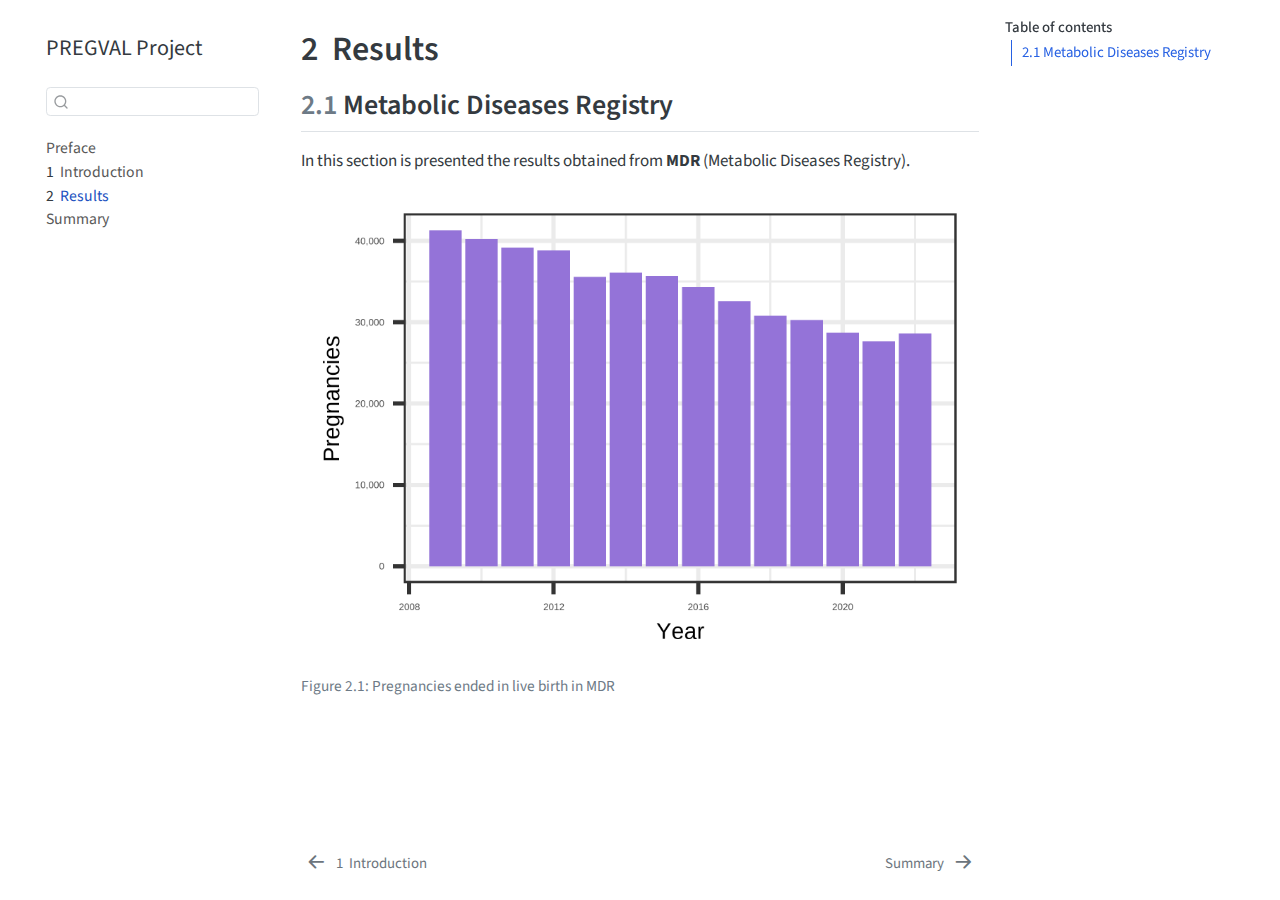
<file: _book/02_Results.html>
<!DOCTYPE html>
<html xmlns="http://www.w3.org/1999/xhtml" lang="en" xml:lang="en"><head>

<meta charset="utf-8">
<meta name="generator" content="quarto-1.4.554">

<meta name="viewport" content="width=device-width, initial-scale=1.0, user-scalable=yes">


<title>PREGVAL Project - 2&nbsp; Results</title>
<style>
code{white-space: pre-wrap;}
span.smallcaps{font-variant: small-caps;}
div.columns{display: flex; gap: min(4vw, 1.5em);}
div.column{flex: auto; overflow-x: auto;}
div.hanging-indent{margin-left: 1.5em; text-indent: -1.5em;}
ul.task-list{list-style: none;}
ul.task-list li input[type="checkbox"] {
  width: 0.8em;
  margin: 0 0.8em 0.2em -1em; /* quarto-specific, see https://github.com/quarto-dev/quarto-cli/issues/4556 */ 
  vertical-align: middle;
}
</style>


<script src="site_libs/quarto-nav/quarto-nav.js"></script>
<script src="site_libs/quarto-nav/headroom.min.js"></script>
<script src="site_libs/clipboard/clipboard.min.js"></script>
<script src="site_libs/quarto-search/autocomplete.umd.js"></script>
<script src="site_libs/quarto-search/fuse.min.js"></script>
<script src="site_libs/quarto-search/quarto-search.js"></script>
<meta name="quarto:offset" content="./">
<link href="./summary.html" rel="next">
<link href="./01_Introduction.html" rel="prev">
<script src="site_libs/quarto-html/quarto.js"></script>
<script src="site_libs/quarto-html/popper.min.js"></script>
<script src="site_libs/quarto-html/tippy.umd.min.js"></script>
<script src="site_libs/quarto-html/anchor.min.js"></script>
<link href="site_libs/quarto-html/tippy.css" rel="stylesheet">
<link href="site_libs/quarto-html/quarto-syntax-highlighting.css" rel="stylesheet" id="quarto-text-highlighting-styles">
<script src="site_libs/bootstrap/bootstrap.min.js"></script>
<link href="site_libs/bootstrap/bootstrap-icons.css" rel="stylesheet">
<link href="site_libs/bootstrap/bootstrap.min.css" rel="stylesheet" id="quarto-bootstrap" data-mode="light">
<script id="quarto-search-options" type="application/json">{
  "location": "sidebar",
  "copy-button": false,
  "collapse-after": 3,
  "panel-placement": "start",
  "type": "textbox",
  "limit": 50,
  "keyboard-shortcut": [
    "f",
    "/",
    "s"
  ],
  "show-item-context": false,
  "language": {
    "search-no-results-text": "No results",
    "search-matching-documents-text": "matching documents",
    "search-copy-link-title": "Copy link to search",
    "search-hide-matches-text": "Hide additional matches",
    "search-more-match-text": "more match in this document",
    "search-more-matches-text": "more matches in this document",
    "search-clear-button-title": "Clear",
    "search-text-placeholder": "",
    "search-detached-cancel-button-title": "Cancel",
    "search-submit-button-title": "Submit",
    "search-label": "Search"
  }
}</script>


</head>

<body class="nav-sidebar floating">

<div id="quarto-search-results"></div>
  <header id="quarto-header" class="headroom fixed-top">
  <nav class="quarto-secondary-nav">
    <div class="container-fluid d-flex">
      <button type="button" class="quarto-btn-toggle btn" data-bs-toggle="collapse" data-bs-target=".quarto-sidebar-collapse-item" aria-controls="quarto-sidebar" aria-expanded="false" aria-label="Toggle sidebar navigation" onclick="if (window.quartoToggleHeadroom) { window.quartoToggleHeadroom(); }">
        <i class="bi bi-layout-text-sidebar-reverse"></i>
      </button>
        <nav class="quarto-page-breadcrumbs" aria-label="breadcrumb"><ol class="breadcrumb"><li class="breadcrumb-item"><a href="./02_Results.html"><span class="chapter-number">2</span>&nbsp; <span class="chapter-title">Results</span></a></li></ol></nav>
        <a class="flex-grow-1" role="button" data-bs-toggle="collapse" data-bs-target=".quarto-sidebar-collapse-item" aria-controls="quarto-sidebar" aria-expanded="false" aria-label="Toggle sidebar navigation" onclick="if (window.quartoToggleHeadroom) { window.quartoToggleHeadroom(); }">      
        </a>
      <button type="button" class="btn quarto-search-button" aria-label="" onclick="window.quartoOpenSearch();">
        <i class="bi bi-search"></i>
      </button>
    </div>
  </nav>
</header>
<!-- content -->
<div id="quarto-content" class="quarto-container page-columns page-rows-contents page-layout-article">
<!-- sidebar -->
  <nav id="quarto-sidebar" class="sidebar collapse collapse-horizontal quarto-sidebar-collapse-item sidebar-navigation floating overflow-auto">
    <div class="pt-lg-2 mt-2 text-left sidebar-header">
    <div class="sidebar-title mb-0 py-0">
      <a href="./">PREGVAL Project</a> 
    </div>
      </div>
        <div class="mt-2 flex-shrink-0 align-items-center">
        <div class="sidebar-search">
        <div id="quarto-search" class="" title="Search"></div>
        </div>
        </div>
    <div class="sidebar-menu-container"> 
    <ul class="list-unstyled mt-1">
        <li class="sidebar-item">
  <div class="sidebar-item-container"> 
  <a href="./index.html" class="sidebar-item-text sidebar-link">
 <span class="menu-text">Preface</span></a>
  </div>
</li>
        <li class="sidebar-item">
  <div class="sidebar-item-container"> 
  <a href="./01_Introduction.html" class="sidebar-item-text sidebar-link">
 <span class="menu-text"><span class="chapter-number">1</span>&nbsp; <span class="chapter-title">Introduction</span></span></a>
  </div>
</li>
        <li class="sidebar-item">
  <div class="sidebar-item-container"> 
  <a href="./02_Results.html" class="sidebar-item-text sidebar-link active">
 <span class="menu-text"><span class="chapter-number">2</span>&nbsp; <span class="chapter-title">Results</span></span></a>
  </div>
</li>
        <li class="sidebar-item">
  <div class="sidebar-item-container"> 
  <a href="./summary.html" class="sidebar-item-text sidebar-link">
 <span class="menu-text">Summary</span></a>
  </div>
</li>
    </ul>
    </div>
</nav>
<div id="quarto-sidebar-glass" class="quarto-sidebar-collapse-item" data-bs-toggle="collapse" data-bs-target=".quarto-sidebar-collapse-item"></div>
<!-- margin-sidebar -->
    <div id="quarto-margin-sidebar" class="sidebar margin-sidebar">
        <nav id="TOC" role="doc-toc" class="toc-active">
    <h2 id="toc-title">Table of contents</h2>
   
  <ul>
  <li><a href="#metabolic-diseases-registry" id="toc-metabolic-diseases-registry" class="nav-link active" data-scroll-target="#metabolic-diseases-registry"><span class="header-section-number">2.1</span> Metabolic Diseases Registry</a></li>
  </ul>
</nav>
    </div>
<!-- main -->
<main class="content" id="quarto-document-content">

<header id="title-block-header" class="quarto-title-block default">
<div class="quarto-title">
<h1 class="title"><span class="chapter-number">2</span>&nbsp; <span class="chapter-title">Results</span></h1>
</div>



<div class="quarto-title-meta">

    
  
    
  </div>
  


</header>


<section id="metabolic-diseases-registry" class="level2" data-number="2.1">
<h2 data-number="2.1" class="anchored" data-anchor-id="metabolic-diseases-registry"><span class="header-section-number">2.1</span> Metabolic Diseases Registry</h2>
<p>In this section is presented the results obtained from <strong>MDR</strong> (Metabolic Diseases Registry).</p>
<div class="cell">
<div class="cell-output-display">
<div id="fig-visitmonth" class="quarto-figure quarto-figure-center quarto-float anchored">
<figure class="quarto-float quarto-float-fig figure">
<div aria-describedby="fig-visitmonth-caption-0ceaefa1-69ba-4598-a22c-09a6ac19f8ca">
<img src="02_Results_files/figure-html/fig-visitmonth-1.png" class="img-fluid figure-img" width="960">
</div>
<figcaption class="quarto-float-caption-bottom quarto-float-caption quarto-float-fig" id="fig-visitmonth-caption-0ceaefa1-69ba-4598-a22c-09a6ac19f8ca">
Figure&nbsp;2.1: Pregnancies ended in live birth in MDR
</figcaption>
</figure>
</div>
</div>
</div>
<div class="tocify-extend-page" data-unique="tocify-extend-page" style="height: 0;">

</div>


</section>

</main> <!-- /main -->
<script id="quarto-html-after-body" type="application/javascript">
window.document.addEventListener("DOMContentLoaded", function (event) {
  const toggleBodyColorMode = (bsSheetEl) => {
    const mode = bsSheetEl.getAttribute("data-mode");
    const bodyEl = window.document.querySelector("body");
    if (mode === "dark") {
      bodyEl.classList.add("quarto-dark");
      bodyEl.classList.remove("quarto-light");
    } else {
      bodyEl.classList.add("quarto-light");
      bodyEl.classList.remove("quarto-dark");
    }
  }
  const toggleBodyColorPrimary = () => {
    const bsSheetEl = window.document.querySelector("link#quarto-bootstrap");
    if (bsSheetEl) {
      toggleBodyColorMode(bsSheetEl);
    }
  }
  toggleBodyColorPrimary();  
  const icon = "";
  const anchorJS = new window.AnchorJS();
  anchorJS.options = {
    placement: 'right',
    icon: icon
  };
  anchorJS.add('.anchored');
  const isCodeAnnotation = (el) => {
    for (const clz of el.classList) {
      if (clz.startsWith('code-annotation-')) {                     
        return true;
      }
    }
    return false;
  }
  const clipboard = new window.ClipboardJS('.code-copy-button', {
    text: function(trigger) {
      const codeEl = trigger.previousElementSibling.cloneNode(true);
      for (const childEl of codeEl.children) {
        if (isCodeAnnotation(childEl)) {
          childEl.remove();
        }
      }
      return codeEl.innerText;
    }
  });
  clipboard.on('success', function(e) {
    // button target
    const button = e.trigger;
    // don't keep focus
    button.blur();
    // flash "checked"
    button.classList.add('code-copy-button-checked');
    var currentTitle = button.getAttribute("title");
    button.setAttribute("title", "Copied!");
    let tooltip;
    if (window.bootstrap) {
      button.setAttribute("data-bs-toggle", "tooltip");
      button.setAttribute("data-bs-placement", "left");
      button.setAttribute("data-bs-title", "Copied!");
      tooltip = new bootstrap.Tooltip(button, 
        { trigger: "manual", 
          customClass: "code-copy-button-tooltip",
          offset: [0, -8]});
      tooltip.show();    
    }
    setTimeout(function() {
      if (tooltip) {
        tooltip.hide();
        button.removeAttribute("data-bs-title");
        button.removeAttribute("data-bs-toggle");
        button.removeAttribute("data-bs-placement");
      }
      button.setAttribute("title", currentTitle);
      button.classList.remove('code-copy-button-checked');
    }, 1000);
    // clear code selection
    e.clearSelection();
  });
    var localhostRegex = new RegExp(/^(?:http|https):\/\/localhost\:?[0-9]*\//);
    var mailtoRegex = new RegExp(/^mailto:/);
      var filterRegex = new RegExp('/' + window.location.host + '/');
    var isInternal = (href) => {
        return filterRegex.test(href) || localhostRegex.test(href) || mailtoRegex.test(href);
    }
    // Inspect non-navigation links and adorn them if external
 	var links = window.document.querySelectorAll('a[href]:not(.nav-link):not(.navbar-brand):not(.toc-action):not(.sidebar-link):not(.sidebar-item-toggle):not(.pagination-link):not(.no-external):not([aria-hidden]):not(.dropdown-item):not(.quarto-navigation-tool)');
    for (var i=0; i<links.length; i++) {
      const link = links[i];
      if (!isInternal(link.href)) {
        // undo the damage that might have been done by quarto-nav.js in the case of
        // links that we want to consider external
        if (link.dataset.originalHref !== undefined) {
          link.href = link.dataset.originalHref;
        }
      }
    }
  function tippyHover(el, contentFn, onTriggerFn, onUntriggerFn) {
    const config = {
      allowHTML: true,
      maxWidth: 500,
      delay: 100,
      arrow: false,
      appendTo: function(el) {
          return el.parentElement;
      },
      interactive: true,
      interactiveBorder: 10,
      theme: 'quarto',
      placement: 'bottom-start',
    };
    if (contentFn) {
      config.content = contentFn;
    }
    if (onTriggerFn) {
      config.onTrigger = onTriggerFn;
    }
    if (onUntriggerFn) {
      config.onUntrigger = onUntriggerFn;
    }
    window.tippy(el, config); 
  }
  const noterefs = window.document.querySelectorAll('a[role="doc-noteref"]');
  for (var i=0; i<noterefs.length; i++) {
    const ref = noterefs[i];
    tippyHover(ref, function() {
      // use id or data attribute instead here
      let href = ref.getAttribute('data-footnote-href') || ref.getAttribute('href');
      try { href = new URL(href).hash; } catch {}
      const id = href.replace(/^#\/?/, "");
      const note = window.document.getElementById(id);
      if (note) {
        return note.innerHTML;
      } else {
        return "";
      }
    });
  }
  const xrefs = window.document.querySelectorAll('a.quarto-xref');
  const processXRef = (id, note) => {
    // Strip column container classes
    const stripColumnClz = (el) => {
      el.classList.remove("page-full", "page-columns");
      if (el.children) {
        for (const child of el.children) {
          stripColumnClz(child);
        }
      }
    }
    stripColumnClz(note)
    if (id === null || id.startsWith('sec-')) {
      // Special case sections, only their first couple elements
      const container = document.createElement("div");
      if (note.children && note.children.length > 2) {
        container.appendChild(note.children[0].cloneNode(true));
        for (let i = 1; i < note.children.length; i++) {
          const child = note.children[i];
          if (child.tagName === "P" && child.innerText === "") {
            continue;
          } else {
            container.appendChild(child.cloneNode(true));
            break;
          }
        }
        if (window.Quarto?.typesetMath) {
          window.Quarto.typesetMath(container);
        }
        return container.innerHTML
      } else {
        if (window.Quarto?.typesetMath) {
          window.Quarto.typesetMath(note);
        }
        return note.innerHTML;
      }
    } else {
      // Remove any anchor links if they are present
      const anchorLink = note.querySelector('a.anchorjs-link');
      if (anchorLink) {
        anchorLink.remove();
      }
      if (window.Quarto?.typesetMath) {
        window.Quarto.typesetMath(note);
      }
      // TODO in 1.5, we should make sure this works without a callout special case
      if (note.classList.contains("callout")) {
        return note.outerHTML;
      } else {
        return note.innerHTML;
      }
    }
  }
  for (var i=0; i<xrefs.length; i++) {
    const xref = xrefs[i];
    tippyHover(xref, undefined, function(instance) {
      instance.disable();
      let url = xref.getAttribute('href');
      let hash = undefined; 
      if (url.startsWith('#')) {
        hash = url;
      } else {
        try { hash = new URL(url).hash; } catch {}
      }
      if (hash) {
        const id = hash.replace(/^#\/?/, "");
        const note = window.document.getElementById(id);
        if (note !== null) {
          try {
            const html = processXRef(id, note.cloneNode(true));
            instance.setContent(html);
          } finally {
            instance.enable();
            instance.show();
          }
        } else {
          // See if we can fetch this
          fetch(url.split('#')[0])
          .then(res => res.text())
          .then(html => {
            const parser = new DOMParser();
            const htmlDoc = parser.parseFromString(html, "text/html");
            const note = htmlDoc.getElementById(id);
            if (note !== null) {
              const html = processXRef(id, note);
              instance.setContent(html);
            } 
          }).finally(() => {
            instance.enable();
            instance.show();
          });
        }
      } else {
        // See if we can fetch a full url (with no hash to target)
        // This is a special case and we should probably do some content thinning / targeting
        fetch(url)
        .then(res => res.text())
        .then(html => {
          const parser = new DOMParser();
          const htmlDoc = parser.parseFromString(html, "text/html");
          const note = htmlDoc.querySelector('main.content');
          if (note !== null) {
            // This should only happen for chapter cross references
            // (since there is no id in the URL)
            // remove the first header
            if (note.children.length > 0 && note.children[0].tagName === "HEADER") {
              note.children[0].remove();
            }
            const html = processXRef(null, note);
            instance.setContent(html);
          } 
        }).finally(() => {
          instance.enable();
          instance.show();
        });
      }
    }, function(instance) {
    });
  }
      let selectedAnnoteEl;
      const selectorForAnnotation = ( cell, annotation) => {
        let cellAttr = 'data-code-cell="' + cell + '"';
        let lineAttr = 'data-code-annotation="' +  annotation + '"';
        const selector = 'span[' + cellAttr + '][' + lineAttr + ']';
        return selector;
      }
      const selectCodeLines = (annoteEl) => {
        const doc = window.document;
        const targetCell = annoteEl.getAttribute("data-target-cell");
        const targetAnnotation = annoteEl.getAttribute("data-target-annotation");
        const annoteSpan = window.document.querySelector(selectorForAnnotation(targetCell, targetAnnotation));
        const lines = annoteSpan.getAttribute("data-code-lines").split(",");
        const lineIds = lines.map((line) => {
          return targetCell + "-" + line;
        })
        let top = null;
        let height = null;
        let parent = null;
        if (lineIds.length > 0) {
            //compute the position of the single el (top and bottom and make a div)
            const el = window.document.getElementById(lineIds[0]);
            top = el.offsetTop;
            height = el.offsetHeight;
            parent = el.parentElement.parentElement;
          if (lineIds.length > 1) {
            const lastEl = window.document.getElementById(lineIds[lineIds.length - 1]);
            const bottom = lastEl.offsetTop + lastEl.offsetHeight;
            height = bottom - top;
          }
          if (top !== null && height !== null && parent !== null) {
            // cook up a div (if necessary) and position it 
            let div = window.document.getElementById("code-annotation-line-highlight");
            if (div === null) {
              div = window.document.createElement("div");
              div.setAttribute("id", "code-annotation-line-highlight");
              div.style.position = 'absolute';
              parent.appendChild(div);
            }
            div.style.top = top - 2 + "px";
            div.style.height = height + 4 + "px";
            div.style.left = 0;
            let gutterDiv = window.document.getElementById("code-annotation-line-highlight-gutter");
            if (gutterDiv === null) {
              gutterDiv = window.document.createElement("div");
              gutterDiv.setAttribute("id", "code-annotation-line-highlight-gutter");
              gutterDiv.style.position = 'absolute';
              const codeCell = window.document.getElementById(targetCell);
              const gutter = codeCell.querySelector('.code-annotation-gutter');
              gutter.appendChild(gutterDiv);
            }
            gutterDiv.style.top = top - 2 + "px";
            gutterDiv.style.height = height + 4 + "px";
          }
          selectedAnnoteEl = annoteEl;
        }
      };
      const unselectCodeLines = () => {
        const elementsIds = ["code-annotation-line-highlight", "code-annotation-line-highlight-gutter"];
        elementsIds.forEach((elId) => {
          const div = window.document.getElementById(elId);
          if (div) {
            div.remove();
          }
        });
        selectedAnnoteEl = undefined;
      };
        // Handle positioning of the toggle
    window.addEventListener(
      "resize",
      throttle(() => {
        elRect = undefined;
        if (selectedAnnoteEl) {
          selectCodeLines(selectedAnnoteEl);
        }
      }, 10)
    );
    function throttle(fn, ms) {
    let throttle = false;
    let timer;
      return (...args) => {
        if(!throttle) { // first call gets through
            fn.apply(this, args);
            throttle = true;
        } else { // all the others get throttled
            if(timer) clearTimeout(timer); // cancel #2
            timer = setTimeout(() => {
              fn.apply(this, args);
              timer = throttle = false;
            }, ms);
        }
      };
    }
      // Attach click handler to the DT
      const annoteDls = window.document.querySelectorAll('dt[data-target-cell]');
      for (const annoteDlNode of annoteDls) {
        annoteDlNode.addEventListener('click', (event) => {
          const clickedEl = event.target;
          if (clickedEl !== selectedAnnoteEl) {
            unselectCodeLines();
            const activeEl = window.document.querySelector('dt[data-target-cell].code-annotation-active');
            if (activeEl) {
              activeEl.classList.remove('code-annotation-active');
            }
            selectCodeLines(clickedEl);
            clickedEl.classList.add('code-annotation-active');
          } else {
            // Unselect the line
            unselectCodeLines();
            clickedEl.classList.remove('code-annotation-active');
          }
        });
      }
  const findCites = (el) => {
    const parentEl = el.parentElement;
    if (parentEl) {
      const cites = parentEl.dataset.cites;
      if (cites) {
        return {
          el,
          cites: cites.split(' ')
        };
      } else {
        return findCites(el.parentElement)
      }
    } else {
      return undefined;
    }
  };
  var bibliorefs = window.document.querySelectorAll('a[role="doc-biblioref"]');
  for (var i=0; i<bibliorefs.length; i++) {
    const ref = bibliorefs[i];
    const citeInfo = findCites(ref);
    if (citeInfo) {
      tippyHover(citeInfo.el, function() {
        var popup = window.document.createElement('div');
        citeInfo.cites.forEach(function(cite) {
          var citeDiv = window.document.createElement('div');
          citeDiv.classList.add('hanging-indent');
          citeDiv.classList.add('csl-entry');
          var biblioDiv = window.document.getElementById('ref-' + cite);
          if (biblioDiv) {
            citeDiv.innerHTML = biblioDiv.innerHTML;
          }
          popup.appendChild(citeDiv);
        });
        return popup.innerHTML;
      });
    }
  }
});
</script>
<nav class="page-navigation">
  <div class="nav-page nav-page-previous">
      <a href="./01_Introduction.html" class="pagination-link" aria-label="Introduction">
        <i class="bi bi-arrow-left-short"></i> <span class="nav-page-text"><span class="chapter-number">1</span>&nbsp; <span class="chapter-title">Introduction</span></span>
      </a>          
  </div>
  <div class="nav-page nav-page-next">
      <a href="./summary.html" class="pagination-link" aria-label="Summary">
        <span class="nav-page-text">Summary</span> <i class="bi bi-arrow-right-short"></i>
      </a>
  </div>
</nav>
</div> <!-- /content -->




</body></html>
</file>
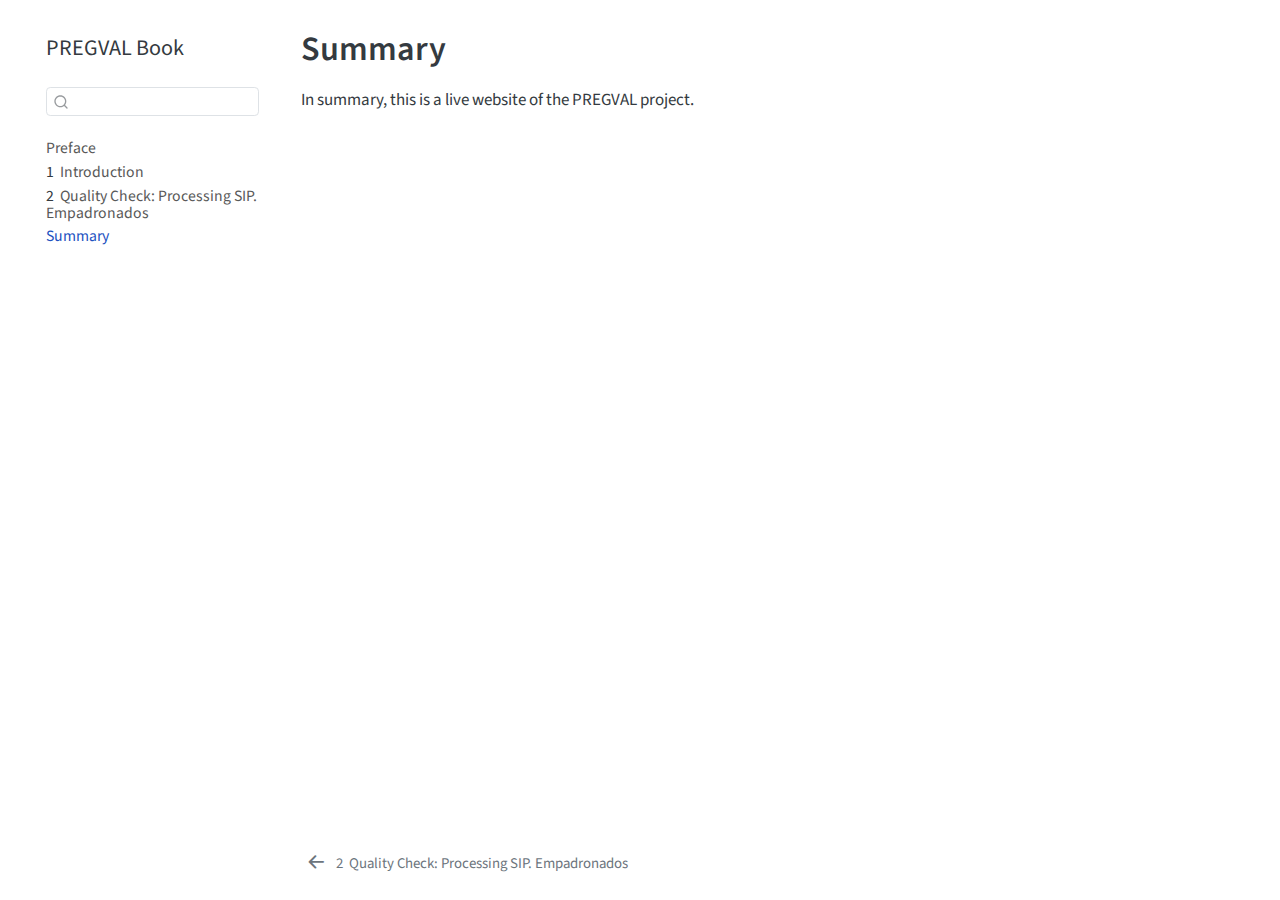
<file: _book/summary.html>
<!DOCTYPE html>
<html xmlns="http://www.w3.org/1999/xhtml" lang="en" xml:lang="en"><head>

<meta charset="utf-8">
<meta name="generator" content="quarto-1.4.554">

<meta name="viewport" content="width=device-width, initial-scale=1.0, user-scalable=yes">


<title>PREGVAL Book - Summary</title>
<style>
code{white-space: pre-wrap;}
span.smallcaps{font-variant: small-caps;}
div.columns{display: flex; gap: min(4vw, 1.5em);}
div.column{flex: auto; overflow-x: auto;}
div.hanging-indent{margin-left: 1.5em; text-indent: -1.5em;}
ul.task-list{list-style: none;}
ul.task-list li input[type="checkbox"] {
  width: 0.8em;
  margin: 0 0.8em 0.2em -1em; /* quarto-specific, see https://github.com/quarto-dev/quarto-cli/issues/4556 */ 
  vertical-align: middle;
}
</style>


<script src="site_libs/quarto-nav/quarto-nav.js"></script>
<script src="site_libs/quarto-nav/headroom.min.js"></script>
<script src="site_libs/clipboard/clipboard.min.js"></script>
<script src="site_libs/quarto-search/autocomplete.umd.js"></script>
<script src="site_libs/quarto-search/fuse.min.js"></script>
<script src="site_libs/quarto-search/quarto-search.js"></script>
<meta name="quarto:offset" content="./">
<link href="./02_SIP_QC.html" rel="prev">
<script src="site_libs/quarto-html/quarto.js"></script>
<script src="site_libs/quarto-html/popper.min.js"></script>
<script src="site_libs/quarto-html/tippy.umd.min.js"></script>
<script src="site_libs/quarto-html/anchor.min.js"></script>
<link href="site_libs/quarto-html/tippy.css" rel="stylesheet">
<link href="site_libs/quarto-html/quarto-syntax-highlighting.css" rel="stylesheet" id="quarto-text-highlighting-styles">
<script src="site_libs/bootstrap/bootstrap.min.js"></script>
<link href="site_libs/bootstrap/bootstrap-icons.css" rel="stylesheet">
<link href="site_libs/bootstrap/bootstrap.min.css" rel="stylesheet" id="quarto-bootstrap" data-mode="light">
<script id="quarto-search-options" type="application/json">{
  "location": "sidebar",
  "copy-button": false,
  "collapse-after": 3,
  "panel-placement": "start",
  "type": "textbox",
  "limit": 50,
  "keyboard-shortcut": [
    "f",
    "/",
    "s"
  ],
  "show-item-context": false,
  "language": {
    "search-no-results-text": "No results",
    "search-matching-documents-text": "matching documents",
    "search-copy-link-title": "Copy link to search",
    "search-hide-matches-text": "Hide additional matches",
    "search-more-match-text": "more match in this document",
    "search-more-matches-text": "more matches in this document",
    "search-clear-button-title": "Clear",
    "search-text-placeholder": "",
    "search-detached-cancel-button-title": "Cancel",
    "search-submit-button-title": "Submit",
    "search-label": "Search"
  }
}</script>


</head>

<body class="nav-sidebar floating">

<div id="quarto-search-results"></div>
  <header id="quarto-header" class="headroom fixed-top">
  <nav class="quarto-secondary-nav">
    <div class="container-fluid d-flex">
      <button type="button" class="quarto-btn-toggle btn" data-bs-toggle="collapse" data-bs-target=".quarto-sidebar-collapse-item" aria-controls="quarto-sidebar" aria-expanded="false" aria-label="Toggle sidebar navigation" onclick="if (window.quartoToggleHeadroom) { window.quartoToggleHeadroom(); }">
        <i class="bi bi-layout-text-sidebar-reverse"></i>
      </button>
        <nav class="quarto-page-breadcrumbs" aria-label="breadcrumb"><ol class="breadcrumb"><li class="breadcrumb-item"><a href="./summary.html">Summary</a></li></ol></nav>
        <a class="flex-grow-1" role="button" data-bs-toggle="collapse" data-bs-target=".quarto-sidebar-collapse-item" aria-controls="quarto-sidebar" aria-expanded="false" aria-label="Toggle sidebar navigation" onclick="if (window.quartoToggleHeadroom) { window.quartoToggleHeadroom(); }">      
        </a>
      <button type="button" class="btn quarto-search-button" aria-label="" onclick="window.quartoOpenSearch();">
        <i class="bi bi-search"></i>
      </button>
    </div>
  </nav>
</header>
<!-- content -->
<div id="quarto-content" class="quarto-container page-columns page-rows-contents page-layout-article">
<!-- sidebar -->
  <nav id="quarto-sidebar" class="sidebar collapse collapse-horizontal quarto-sidebar-collapse-item sidebar-navigation floating overflow-auto">
    <div class="pt-lg-2 mt-2 text-left sidebar-header">
    <div class="sidebar-title mb-0 py-0">
      <a href="./">PREGVAL Book</a> 
    </div>
      </div>
        <div class="mt-2 flex-shrink-0 align-items-center">
        <div class="sidebar-search">
        <div id="quarto-search" class="" title="Search"></div>
        </div>
        </div>
    <div class="sidebar-menu-container"> 
    <ul class="list-unstyled mt-1">
        <li class="sidebar-item">
  <div class="sidebar-item-container"> 
  <a href="./index.html" class="sidebar-item-text sidebar-link">
 <span class="menu-text">Preface</span></a>
  </div>
</li>
        <li class="sidebar-item">
  <div class="sidebar-item-container"> 
  <a href="./01_Introduction.html" class="sidebar-item-text sidebar-link">
 <span class="menu-text"><span class="chapter-number">1</span>&nbsp; <span class="chapter-title">Introduction</span></span></a>
  </div>
</li>
        <li class="sidebar-item">
  <div class="sidebar-item-container"> 
  <a href="./02_SIP_QC.html" class="sidebar-item-text sidebar-link">
 <span class="menu-text"><span class="chapter-number">2</span>&nbsp; <span class="chapter-title">Quality Check: Processing SIP. Empadronados</span></span></a>
  </div>
</li>
        <li class="sidebar-item">
  <div class="sidebar-item-container"> 
  <a href="./summary.html" class="sidebar-item-text sidebar-link active">
 <span class="menu-text">Summary</span></a>
  </div>
</li>
    </ul>
    </div>
</nav>
<div id="quarto-sidebar-glass" class="quarto-sidebar-collapse-item" data-bs-toggle="collapse" data-bs-target=".quarto-sidebar-collapse-item"></div>
<!-- margin-sidebar -->
    <div id="quarto-margin-sidebar" class="sidebar margin-sidebar">
        
    </div>
<!-- main -->
<main class="content" id="quarto-document-content">

<header id="title-block-header" class="quarto-title-block default">
<div class="quarto-title">
<h1 class="title">Summary</h1>
</div>



<div class="quarto-title-meta">

    
  
    
  </div>
  


</header>


<p>In summary, this is a live website of the PREGVAL project.</p>



</main> <!-- /main -->
<script id="quarto-html-after-body" type="application/javascript">
window.document.addEventListener("DOMContentLoaded", function (event) {
  const toggleBodyColorMode = (bsSheetEl) => {
    const mode = bsSheetEl.getAttribute("data-mode");
    const bodyEl = window.document.querySelector("body");
    if (mode === "dark") {
      bodyEl.classList.add("quarto-dark");
      bodyEl.classList.remove("quarto-light");
    } else {
      bodyEl.classList.add("quarto-light");
      bodyEl.classList.remove("quarto-dark");
    }
  }
  const toggleBodyColorPrimary = () => {
    const bsSheetEl = window.document.querySelector("link#quarto-bootstrap");
    if (bsSheetEl) {
      toggleBodyColorMode(bsSheetEl);
    }
  }
  toggleBodyColorPrimary();  
  const icon = "";
  const anchorJS = new window.AnchorJS();
  anchorJS.options = {
    placement: 'right',
    icon: icon
  };
  anchorJS.add('.anchored');
  const isCodeAnnotation = (el) => {
    for (const clz of el.classList) {
      if (clz.startsWith('code-annotation-')) {                     
        return true;
      }
    }
    return false;
  }
  const clipboard = new window.ClipboardJS('.code-copy-button', {
    text: function(trigger) {
      const codeEl = trigger.previousElementSibling.cloneNode(true);
      for (const childEl of codeEl.children) {
        if (isCodeAnnotation(childEl)) {
          childEl.remove();
        }
      }
      return codeEl.innerText;
    }
  });
  clipboard.on('success', function(e) {
    // button target
    const button = e.trigger;
    // don't keep focus
    button.blur();
    // flash "checked"
    button.classList.add('code-copy-button-checked');
    var currentTitle = button.getAttribute("title");
    button.setAttribute("title", "Copied!");
    let tooltip;
    if (window.bootstrap) {
      button.setAttribute("data-bs-toggle", "tooltip");
      button.setAttribute("data-bs-placement", "left");
      button.setAttribute("data-bs-title", "Copied!");
      tooltip = new bootstrap.Tooltip(button, 
        { trigger: "manual", 
          customClass: "code-copy-button-tooltip",
          offset: [0, -8]});
      tooltip.show();    
    }
    setTimeout(function() {
      if (tooltip) {
        tooltip.hide();
        button.removeAttribute("data-bs-title");
        button.removeAttribute("data-bs-toggle");
        button.removeAttribute("data-bs-placement");
      }
      button.setAttribute("title", currentTitle);
      button.classList.remove('code-copy-button-checked');
    }, 1000);
    // clear code selection
    e.clearSelection();
  });
    var localhostRegex = new RegExp(/^(?:http|https):\/\/localhost\:?[0-9]*\//);
    var mailtoRegex = new RegExp(/^mailto:/);
      var filterRegex = new RegExp('/' + window.location.host + '/');
    var isInternal = (href) => {
        return filterRegex.test(href) || localhostRegex.test(href) || mailtoRegex.test(href);
    }
    // Inspect non-navigation links and adorn them if external
 	var links = window.document.querySelectorAll('a[href]:not(.nav-link):not(.navbar-brand):not(.toc-action):not(.sidebar-link):not(.sidebar-item-toggle):not(.pagination-link):not(.no-external):not([aria-hidden]):not(.dropdown-item):not(.quarto-navigation-tool)');
    for (var i=0; i<links.length; i++) {
      const link = links[i];
      if (!isInternal(link.href)) {
        // undo the damage that might have been done by quarto-nav.js in the case of
        // links that we want to consider external
        if (link.dataset.originalHref !== undefined) {
          link.href = link.dataset.originalHref;
        }
      }
    }
  function tippyHover(el, contentFn, onTriggerFn, onUntriggerFn) {
    const config = {
      allowHTML: true,
      maxWidth: 500,
      delay: 100,
      arrow: false,
      appendTo: function(el) {
          return el.parentElement;
      },
      interactive: true,
      interactiveBorder: 10,
      theme: 'quarto',
      placement: 'bottom-start',
    };
    if (contentFn) {
      config.content = contentFn;
    }
    if (onTriggerFn) {
      config.onTrigger = onTriggerFn;
    }
    if (onUntriggerFn) {
      config.onUntrigger = onUntriggerFn;
    }
    window.tippy(el, config); 
  }
  const noterefs = window.document.querySelectorAll('a[role="doc-noteref"]');
  for (var i=0; i<noterefs.length; i++) {
    const ref = noterefs[i];
    tippyHover(ref, function() {
      // use id or data attribute instead here
      let href = ref.getAttribute('data-footnote-href') || ref.getAttribute('href');
      try { href = new URL(href).hash; } catch {}
      const id = href.replace(/^#\/?/, "");
      const note = window.document.getElementById(id);
      if (note) {
        return note.innerHTML;
      } else {
        return "";
      }
    });
  }
  const xrefs = window.document.querySelectorAll('a.quarto-xref');
  const processXRef = (id, note) => {
    // Strip column container classes
    const stripColumnClz = (el) => {
      el.classList.remove("page-full", "page-columns");
      if (el.children) {
        for (const child of el.children) {
          stripColumnClz(child);
        }
      }
    }
    stripColumnClz(note)
    if (id === null || id.startsWith('sec-')) {
      // Special case sections, only their first couple elements
      const container = document.createElement("div");
      if (note.children && note.children.length > 2) {
        container.appendChild(note.children[0].cloneNode(true));
        for (let i = 1; i < note.children.length; i++) {
          const child = note.children[i];
          if (child.tagName === "P" && child.innerText === "") {
            continue;
          } else {
            container.appendChild(child.cloneNode(true));
            break;
          }
        }
        if (window.Quarto?.typesetMath) {
          window.Quarto.typesetMath(container);
        }
        return container.innerHTML
      } else {
        if (window.Quarto?.typesetMath) {
          window.Quarto.typesetMath(note);
        }
        return note.innerHTML;
      }
    } else {
      // Remove any anchor links if they are present
      const anchorLink = note.querySelector('a.anchorjs-link');
      if (anchorLink) {
        anchorLink.remove();
      }
      if (window.Quarto?.typesetMath) {
        window.Quarto.typesetMath(note);
      }
      // TODO in 1.5, we should make sure this works without a callout special case
      if (note.classList.contains("callout")) {
        return note.outerHTML;
      } else {
        return note.innerHTML;
      }
    }
  }
  for (var i=0; i<xrefs.length; i++) {
    const xref = xrefs[i];
    tippyHover(xref, undefined, function(instance) {
      instance.disable();
      let url = xref.getAttribute('href');
      let hash = undefined; 
      if (url.startsWith('#')) {
        hash = url;
      } else {
        try { hash = new URL(url).hash; } catch {}
      }
      if (hash) {
        const id = hash.replace(/^#\/?/, "");
        const note = window.document.getElementById(id);
        if (note !== null) {
          try {
            const html = processXRef(id, note.cloneNode(true));
            instance.setContent(html);
          } finally {
            instance.enable();
            instance.show();
          }
        } else {
          // See if we can fetch this
          fetch(url.split('#')[0])
          .then(res => res.text())
          .then(html => {
            const parser = new DOMParser();
            const htmlDoc = parser.parseFromString(html, "text/html");
            const note = htmlDoc.getElementById(id);
            if (note !== null) {
              const html = processXRef(id, note);
              instance.setContent(html);
            } 
          }).finally(() => {
            instance.enable();
            instance.show();
          });
        }
      } else {
        // See if we can fetch a full url (with no hash to target)
        // This is a special case and we should probably do some content thinning / targeting
        fetch(url)
        .then(res => res.text())
        .then(html => {
          const parser = new DOMParser();
          const htmlDoc = parser.parseFromString(html, "text/html");
          const note = htmlDoc.querySelector('main.content');
          if (note !== null) {
            // This should only happen for chapter cross references
            // (since there is no id in the URL)
            // remove the first header
            if (note.children.length > 0 && note.children[0].tagName === "HEADER") {
              note.children[0].remove();
            }
            const html = processXRef(null, note);
            instance.setContent(html);
          } 
        }).finally(() => {
          instance.enable();
          instance.show();
        });
      }
    }, function(instance) {
    });
  }
      let selectedAnnoteEl;
      const selectorForAnnotation = ( cell, annotation) => {
        let cellAttr = 'data-code-cell="' + cell + '"';
        let lineAttr = 'data-code-annotation="' +  annotation + '"';
        const selector = 'span[' + cellAttr + '][' + lineAttr + ']';
        return selector;
      }
      const selectCodeLines = (annoteEl) => {
        const doc = window.document;
        const targetCell = annoteEl.getAttribute("data-target-cell");
        const targetAnnotation = annoteEl.getAttribute("data-target-annotation");
        const annoteSpan = window.document.querySelector(selectorForAnnotation(targetCell, targetAnnotation));
        const lines = annoteSpan.getAttribute("data-code-lines").split(",");
        const lineIds = lines.map((line) => {
          return targetCell + "-" + line;
        })
        let top = null;
        let height = null;
        let parent = null;
        if (lineIds.length > 0) {
            //compute the position of the single el (top and bottom and make a div)
            const el = window.document.getElementById(lineIds[0]);
            top = el.offsetTop;
            height = el.offsetHeight;
            parent = el.parentElement.parentElement;
          if (lineIds.length > 1) {
            const lastEl = window.document.getElementById(lineIds[lineIds.length - 1]);
            const bottom = lastEl.offsetTop + lastEl.offsetHeight;
            height = bottom - top;
          }
          if (top !== null && height !== null && parent !== null) {
            // cook up a div (if necessary) and position it 
            let div = window.document.getElementById("code-annotation-line-highlight");
            if (div === null) {
              div = window.document.createElement("div");
              div.setAttribute("id", "code-annotation-line-highlight");
              div.style.position = 'absolute';
              parent.appendChild(div);
            }
            div.style.top = top - 2 + "px";
            div.style.height = height + 4 + "px";
            div.style.left = 0;
            let gutterDiv = window.document.getElementById("code-annotation-line-highlight-gutter");
            if (gutterDiv === null) {
              gutterDiv = window.document.createElement("div");
              gutterDiv.setAttribute("id", "code-annotation-line-highlight-gutter");
              gutterDiv.style.position = 'absolute';
              const codeCell = window.document.getElementById(targetCell);
              const gutter = codeCell.querySelector('.code-annotation-gutter');
              gutter.appendChild(gutterDiv);
            }
            gutterDiv.style.top = top - 2 + "px";
            gutterDiv.style.height = height + 4 + "px";
          }
          selectedAnnoteEl = annoteEl;
        }
      };
      const unselectCodeLines = () => {
        const elementsIds = ["code-annotation-line-highlight", "code-annotation-line-highlight-gutter"];
        elementsIds.forEach((elId) => {
          const div = window.document.getElementById(elId);
          if (div) {
            div.remove();
          }
        });
        selectedAnnoteEl = undefined;
      };
        // Handle positioning of the toggle
    window.addEventListener(
      "resize",
      throttle(() => {
        elRect = undefined;
        if (selectedAnnoteEl) {
          selectCodeLines(selectedAnnoteEl);
        }
      }, 10)
    );
    function throttle(fn, ms) {
    let throttle = false;
    let timer;
      return (...args) => {
        if(!throttle) { // first call gets through
            fn.apply(this, args);
            throttle = true;
        } else { // all the others get throttled
            if(timer) clearTimeout(timer); // cancel #2
            timer = setTimeout(() => {
              fn.apply(this, args);
              timer = throttle = false;
            }, ms);
        }
      };
    }
      // Attach click handler to the DT
      const annoteDls = window.document.querySelectorAll('dt[data-target-cell]');
      for (const annoteDlNode of annoteDls) {
        annoteDlNode.addEventListener('click', (event) => {
          const clickedEl = event.target;
          if (clickedEl !== selectedAnnoteEl) {
            unselectCodeLines();
            const activeEl = window.document.querySelector('dt[data-target-cell].code-annotation-active');
            if (activeEl) {
              activeEl.classList.remove('code-annotation-active');
            }
            selectCodeLines(clickedEl);
            clickedEl.classList.add('code-annotation-active');
          } else {
            // Unselect the line
            unselectCodeLines();
            clickedEl.classList.remove('code-annotation-active');
          }
        });
      }
  const findCites = (el) => {
    const parentEl = el.parentElement;
    if (parentEl) {
      const cites = parentEl.dataset.cites;
      if (cites) {
        return {
          el,
          cites: cites.split(' ')
        };
      } else {
        return findCites(el.parentElement)
      }
    } else {
      return undefined;
    }
  };
  var bibliorefs = window.document.querySelectorAll('a[role="doc-biblioref"]');
  for (var i=0; i<bibliorefs.length; i++) {
    const ref = bibliorefs[i];
    const citeInfo = findCites(ref);
    if (citeInfo) {
      tippyHover(citeInfo.el, function() {
        var popup = window.document.createElement('div');
        citeInfo.cites.forEach(function(cite) {
          var citeDiv = window.document.createElement('div');
          citeDiv.classList.add('hanging-indent');
          citeDiv.classList.add('csl-entry');
          var biblioDiv = window.document.getElementById('ref-' + cite);
          if (biblioDiv) {
            citeDiv.innerHTML = biblioDiv.innerHTML;
          }
          popup.appendChild(citeDiv);
        });
        return popup.innerHTML;
      });
    }
  }
});
</script>
<nav class="page-navigation">
  <div class="nav-page nav-page-previous">
      <a href="./02_SIP_QC.html" class="pagination-link" aria-label="Quality Check: Processing SIP. Empadronados">
        <i class="bi bi-arrow-left-short"></i> <span class="nav-page-text"><span class="chapter-number">2</span>&nbsp; <span class="chapter-title">Quality Check: Processing SIP. Empadronados</span></span>
      </a>          
  </div>
  <div class="nav-page nav-page-next">
  </div>
</nav>
</div> <!-- /content -->




</body></html>
</file>
<file: _book/site_libs/quarto-html/tippy.css>
.tippy-box[data-animation=fade][data-state=hidden]{opacity:0}[data-tippy-root]{max-width:calc(100vw - 10px)}.tippy-box{position:relative;background-color:#333;color:#fff;border-radius:4px;font-size:14px;line-height:1.4;white-space:normal;outline:0;transition-property:transform,visibility,opacity}.tippy-box[data-placement^=top]>.tippy-arrow{bottom:0}.tippy-box[data-placement^=top]>.tippy-arrow:before{bottom:-7px;left:0;border-width:8px 8px 0;border-top-color:initial;transform-origin:center top}.tippy-box[data-placement^=bottom]>.tippy-arrow{top:0}.tippy-box[data-placement^=bottom]>.tippy-arrow:before{top:-7px;left:0;border-width:0 8px 8px;border-bottom-color:initial;transform-origin:center bottom}.tippy-box[data-placement^=left]>.tippy-arrow{right:0}.tippy-box[data-placement^=left]>.tippy-arrow:before{border-width:8px 0 8px 8px;border-left-color:initial;right:-7px;transform-origin:center left}.tippy-box[data-placement^=right]>.tippy-arrow{left:0}.tippy-box[data-placement^=right]>.tippy-arrow:before{left:-7px;border-width:8px 8px 8px 0;border-right-color:initial;transform-origin:center right}.tippy-box[data-inertia][data-state=visible]{transition-timing-function:cubic-bezier(.54,1.5,.38,1.11)}.tippy-arrow{width:16px;height:16px;color:#333}.tippy-arrow:before{content:"";position:absolute;border-color:transparent;border-style:solid}.tippy-content{position:relative;padding:5px 9px;z-index:1}
</file>
<file: _book/site_libs/quarto-html/quarto-syntax-highlighting.css>
/* quarto syntax highlight colors */
:root {
  --quarto-hl-ot-color: #003B4F;
  --quarto-hl-at-color: #657422;
  --quarto-hl-ss-color: #20794D;
  --quarto-hl-an-color: #5E5E5E;
  --quarto-hl-fu-color: #4758AB;
  --quarto-hl-st-color: #20794D;
  --quarto-hl-cf-color: #003B4F;
  --quarto-hl-op-color: #5E5E5E;
  --quarto-hl-er-color: #AD0000;
  --quarto-hl-bn-color: #AD0000;
  --quarto-hl-al-color: #AD0000;
  --quarto-hl-va-color: #111111;
  --quarto-hl-bu-color: inherit;
  --quarto-hl-ex-color: inherit;
  --quarto-hl-pp-color: #AD0000;
  --quarto-hl-in-color: #5E5E5E;
  --quarto-hl-vs-color: #20794D;
  --quarto-hl-wa-color: #5E5E5E;
  --quarto-hl-do-color: #5E5E5E;
  --quarto-hl-im-color: #00769E;
  --quarto-hl-ch-color: #20794D;
  --quarto-hl-dt-color: #AD0000;
  --quarto-hl-fl-color: #AD0000;
  --quarto-hl-co-color: #5E5E5E;
  --quarto-hl-cv-color: #5E5E5E;
  --quarto-hl-cn-color: #8f5902;
  --quarto-hl-sc-color: #5E5E5E;
  --quarto-hl-dv-color: #AD0000;
  --quarto-hl-kw-color: #003B4F;
}

/* other quarto variables */
:root {
  --quarto-font-monospace: SFMono-Regular, Menlo, Monaco, Consolas, "Liberation Mono", "Courier New", monospace;
}

pre > code.sourceCode > span {
  color: #003B4F;
}

code span {
  color: #003B4F;
}

code.sourceCode > span {
  color: #003B4F;
}

div.sourceCode,
div.sourceCode pre.sourceCode {
  color: #003B4F;
}

code span.ot {
  color: #003B4F;
  font-style: inherit;
}

code span.at {
  color: #657422;
  font-style: inherit;
}

code span.ss {
  color: #20794D;
  font-style: inherit;
}

code span.an {
  color: #5E5E5E;
  font-style: inherit;
}

code span.fu {
  color: #4758AB;
  font-style: inherit;
}

code span.st {
  color: #20794D;
  font-style: inherit;
}

code span.cf {
  color: #003B4F;
  font-style: inherit;
}

code span.op {
  color: #5E5E5E;
  font-style: inherit;
}

code span.er {
  color: #AD0000;
  font-style: inherit;
}

code span.bn {
  color: #AD0000;
  font-style: inherit;
}

code span.al {
  color: #AD0000;
  font-style: inherit;
}

code span.va {
  color: #111111;
  font-style: inherit;
}

code span.bu {
  font-style: inherit;
}

code span.ex {
  font-style: inherit;
}

code span.pp {
  color: #AD0000;
  font-style: inherit;
}

code span.in {
  color: #5E5E5E;
  font-style: inherit;
}

code span.vs {
  color: #20794D;
  font-style: inherit;
}

code span.wa {
  color: #5E5E5E;
  font-style: italic;
}

code span.do {
  color: #5E5E5E;
  font-style: italic;
}

code span.im {
  color: #00769E;
  font-style: inherit;
}

code span.ch {
  color: #20794D;
  font-style: inherit;
}

code span.dt {
  color: #AD0000;
  font-style: inherit;
}

code span.fl {
  color: #AD0000;
  font-style: inherit;
}

code span.co {
  color: #5E5E5E;
  font-style: inherit;
}

code span.cv {
  color: #5E5E5E;
  font-style: italic;
}

code span.cn {
  color: #8f5902;
  font-style: inherit;
}

code span.sc {
  color: #5E5E5E;
  font-style: inherit;
}

code span.dv {
  color: #AD0000;
  font-style: inherit;
}

code span.kw {
  color: #003B4F;
  font-style: inherit;
}

.prevent-inlining {
  content: "</";
}

/*# sourceMappingURL=debc5d5d77c3f9108843748ff7464032.css.map */
</file>
<file: summary_files/libs/quarto-html/tippy.css>
.tippy-box[data-animation=fade][data-state=hidden]{opacity:0}[data-tippy-root]{max-width:calc(100vw - 10px)}.tippy-box{position:relative;background-color:#333;color:#fff;border-radius:4px;font-size:14px;line-height:1.4;white-space:normal;outline:0;transition-property:transform,visibility,opacity}.tippy-box[data-placement^=top]>.tippy-arrow{bottom:0}.tippy-box[data-placement^=top]>.tippy-arrow:before{bottom:-7px;left:0;border-width:8px 8px 0;border-top-color:initial;transform-origin:center top}.tippy-box[data-placement^=bottom]>.tippy-arrow{top:0}.tippy-box[data-placement^=bottom]>.tippy-arrow:before{top:-7px;left:0;border-width:0 8px 8px;border-bottom-color:initial;transform-origin:center bottom}.tippy-box[data-placement^=left]>.tippy-arrow{right:0}.tippy-box[data-placement^=left]>.tippy-arrow:before{border-width:8px 0 8px 8px;border-left-color:initial;right:-7px;transform-origin:center left}.tippy-box[data-placement^=right]>.tippy-arrow{left:0}.tippy-box[data-placement^=right]>.tippy-arrow:before{left:-7px;border-width:8px 8px 8px 0;border-right-color:initial;transform-origin:center right}.tippy-box[data-inertia][data-state=visible]{transition-timing-function:cubic-bezier(.54,1.5,.38,1.11)}.tippy-arrow{width:16px;height:16px;color:#333}.tippy-arrow:before{content:"";position:absolute;border-color:transparent;border-style:solid}.tippy-content{position:relative;padding:5px 9px;z-index:1}
</file>
<file: summary_files/libs/quarto-html/quarto-syntax-highlighting.css>
/* quarto syntax highlight colors */
:root {
  --quarto-hl-ot-color: #003B4F;
  --quarto-hl-at-color: #657422;
  --quarto-hl-ss-color: #20794D;
  --quarto-hl-an-color: #5E5E5E;
  --quarto-hl-fu-color: #4758AB;
  --quarto-hl-st-color: #20794D;
  --quarto-hl-cf-color: #003B4F;
  --quarto-hl-op-color: #5E5E5E;
  --quarto-hl-er-color: #AD0000;
  --quarto-hl-bn-color: #AD0000;
  --quarto-hl-al-color: #AD0000;
  --quarto-hl-va-color: #111111;
  --quarto-hl-bu-color: inherit;
  --quarto-hl-ex-color: inherit;
  --quarto-hl-pp-color: #AD0000;
  --quarto-hl-in-color: #5E5E5E;
  --quarto-hl-vs-color: #20794D;
  --quarto-hl-wa-color: #5E5E5E;
  --quarto-hl-do-color: #5E5E5E;
  --quarto-hl-im-color: #00769E;
  --quarto-hl-ch-color: #20794D;
  --quarto-hl-dt-color: #AD0000;
  --quarto-hl-fl-color: #AD0000;
  --quarto-hl-co-color: #5E5E5E;
  --quarto-hl-cv-color: #5E5E5E;
  --quarto-hl-cn-color: #8f5902;
  --quarto-hl-sc-color: #5E5E5E;
  --quarto-hl-dv-color: #AD0000;
  --quarto-hl-kw-color: #003B4F;
}

/* other quarto variables */
:root {
  --quarto-font-monospace: SFMono-Regular, Menlo, Monaco, Consolas, "Liberation Mono", "Courier New", monospace;
}

pre > code.sourceCode > span {
  color: #003B4F;
}

code span {
  color: #003B4F;
}

code.sourceCode > span {
  color: #003B4F;
}

div.sourceCode,
div.sourceCode pre.sourceCode {
  color: #003B4F;
}

code span.ot {
  color: #003B4F;
  font-style: inherit;
}

code span.at {
  color: #657422;
  font-style: inherit;
}

code span.ss {
  color: #20794D;
  font-style: inherit;
}

code span.an {
  color: #5E5E5E;
  font-style: inherit;
}

code span.fu {
  color: #4758AB;
  font-style: inherit;
}

code span.st {
  color: #20794D;
  font-style: inherit;
}

code span.cf {
  color: #003B4F;
  font-style: inherit;
}

code span.op {
  color: #5E5E5E;
  font-style: inherit;
}

code span.er {
  color: #AD0000;
  font-style: inherit;
}

code span.bn {
  color: #AD0000;
  font-style: inherit;
}

code span.al {
  color: #AD0000;
  font-style: inherit;
}

code span.va {
  color: #111111;
  font-style: inherit;
}

code span.bu {
  font-style: inherit;
}

code span.ex {
  font-style: inherit;
}

code span.pp {
  color: #AD0000;
  font-style: inherit;
}

code span.in {
  color: #5E5E5E;
  font-style: inherit;
}

code span.vs {
  color: #20794D;
  font-style: inherit;
}

code span.wa {
  color: #5E5E5E;
  font-style: italic;
}

code span.do {
  color: #5E5E5E;
  font-style: italic;
}

code span.im {
  color: #00769E;
  font-style: inherit;
}

code span.ch {
  color: #20794D;
  font-style: inherit;
}

code span.dt {
  color: #AD0000;
  font-style: inherit;
}

code span.fl {
  color: #AD0000;
  font-style: inherit;
}

code span.co {
  color: #5E5E5E;
  font-style: inherit;
}

code span.cv {
  color: #5E5E5E;
  font-style: italic;
}

code span.cn {
  color: #8f5902;
  font-style: inherit;
}

code span.sc {
  color: #5E5E5E;
  font-style: inherit;
}

code span.dv {
  color: #AD0000;
  font-style: inherit;
}

code span.kw {
  color: #003B4F;
  font-style: inherit;
}

.prevent-inlining {
  content: "</";
}

/*# sourceMappingURL=debc5d5d77c3f9108843748ff7464032.css.map */
</file>
<file: _book/site_libs/htmltools-fill-0.5.8.1/fill.css>
@layer htmltools {
  .html-fill-container {
    display: flex;
    flex-direction: column;
    /* Prevent the container from expanding vertically or horizontally beyond its
    parent's constraints. */
    min-height: 0;
    min-width: 0;
  }
  .html-fill-container > .html-fill-item {
    /* Fill items can grow and shrink freely within
    available vertical space in fillable container */
    flex: 1 1 auto;
    min-height: 0;
    min-width: 0;
  }
  .html-fill-container > :not(.html-fill-item) {
    /* Prevent shrinking or growing of non-fill items */
    flex: 0 0 auto;
  }
}
</file>
<file: _book/site_libs/mermaid-0.3.0/dist/mermaid.css>
/* Flowchart variables */
/* Sequence Diagram variables */
/* Gantt chart variables */
.mermaid .label {
  color: #333333;
  font-weight: 400;
}

.mermaid .node rect,
.node circle,
.mermaid .node ellipse,
.mermaid .node polygon {
  fill: #ECECFF;
  stroke: #CCCCFF;
  stroke-width: 1px;
}
.mermaid .edgePath .path {
  stroke: #333333;
}

.mermaid g .edgeLabel {
  background-color: white;
}

.mermaid .cluster rect {
  fill: #ffffde !important;
  rx: 4 !important;
  stroke: #aaaa33 !important;
  stroke-width: 1px !important;
}
.mermaid .cluster text {
  fill: #333333;
}
.mermaid .actor {
  stroke: #CCCCFF;
  fill: #ECECFF;
}
.mermaid text.actor {
  fill: black;
  stroke: none;
}
.mermaid .actor-line {
  stroke: grey;
}
.mermaid .messageLine0 {
  stroke-width: 1.5;
  stroke-dasharray: "2 2";
  stroke: #333333;
}
.mermaid .messageLine1 {
  stroke-width: 1.5;
  stroke-dasharray: "2 2";
  stroke: #333333;
}
.mermaid #arrowhead {
  fill: #333333;
}
.mermaid #crosshead path {
  fill: #333333 !important;
  stroke: #333333 !important;
}
.mermaid .messageText {
  fill: #333333;
  stroke: none;
}
.mermaid .labelBox {
  stroke: #CCCCFF;
  fill: #ECECFF;
}
.mermaid .labelText {
  fill: black;
  stroke: none;
}
.mermaid .loopText {
  fill: black;
  stroke: none;
}
.mermaid .loopLine {
  stroke-width: 2;
  stroke-dasharray: "2 2";
  stroke: #CCCCFF;
}
.mermaid .note {
  stroke: #aaaa33;
  fill: #fff5ad;
}
.mermaid .noteText {
  fill: black;
  stroke: none;
  font-family: 'trebuchet ms', verdana, arial;
  font-size: 14px;
}
/** Section styling */
.mermaid .section {
  stroke: none;
  opacity: 0.2;
}
.mermaid .section0 {
  fill: rgba(102, 102, 255, 0.49);
}
.mermaid .section2 {
  fill: #fff400;
}
.mermaid .section1,
.mermaid .section3 {
  fill: white;
  opacity: 0.2;
}
.mermaid .sectionTitle0 {
  fill: #333333;
}
.mermaid .sectionTitle1 {
  fill: #333333;
}
.mermaid .sectionTitle2 {
  fill: #333333;
}
.mermaid .sectionTitle3 {
  fill: #333333;
}
.mermaid .sectionTitle {
  text-anchor: start;
  font-size: 11px;
  text-height: 14px;
}
/* Grid and axis */
.mermaid .grid .tick {
  stroke: lightgrey;
  opacity: 0.3;
  shape-rendering: crispEdges;
}
.mermaid .grid path {
  stroke-width: 0;
}
/* Today line */
.mermaid .today {
  fill: none;
  stroke: red;
  stroke-width: 2px;
}
/* Task styling */
/* Default task */
.mermaid .task {
  stroke-width: 2;
}
.mermaid .taskText {
  text-anchor: middle;
  font-size: 11px;
}
.mermaid .taskTextOutsideRight {
  fill: black;
  text-anchor: start;
  font-size: 11px;
}
.mermaid .taskTextOutsideLeft {
  fill: black;
  text-anchor: end;
  font-size: 11px;
}
/* Specific task settings for the sections*/
.mermaid .taskText0,
.mermaid .taskText1,
.mermaid .taskText2,
.mermaid .taskText3 {
  fill: white;
}
.mermaid .task0,
.mermaid .task1,
.mermaid .task2,
.mermaid .task3 {
  fill: #8a90dd;
  stroke: #534fbc;
}
.mermaid .taskTextOutside0,
.mermaid .taskTextOutside2 {
  fill: black;
}
.mermaid .taskTextOutside1,
.mermaid .taskTextOutside3 {
  fill: black;
}
/* Active task */
.mermaid .active0,
.mermaid .active1,
.mermaid .active2,
.mermaid .active3 {
  fill: #bfc7ff;
  stroke: #534fbc;
}
.mermaid .activeText0,
.mermaid .activeText1,
.mermaid .activeText2,
.mermaid .activeText3 {
  fill: black !important;
}
/* Completed task */
.mermaid .done0,
.mermaid .done1,
.mermaid .done2,
.mermaid .done3 {
  stroke: grey;
  fill: lightgrey;
  stroke-width: 2;
}
.mermaid .doneText0,
.mermaid .doneText1,
.mermaid .doneText2,
.mermaid .doneText3 {
  fill: black !important;
}
/* Tasks on the critical line */
.mermaid .crit0,
.mermaid .crit1,
.mermaid .crit2,
.mermaid .crit3 {
  stroke: #ff8888;
  fill: red;
  stroke-width: 2;
}
.mermaid .activeCrit0,
.mermaid .activeCrit1,
.mermaid .activeCrit2,
.mermaid .activeCrit3 {
  stroke: #ff8888;
  fill: #bfc7ff;
  stroke-width: 2;
}
.mermaid .doneCrit0,
.mermaid .doneCrit1,
.mermaid .doneCrit2,
.mermaid .doneCrit3 {
  stroke: #ff8888;
  fill: lightgrey;
  stroke-width: 2;
  cursor: pointer;
  shape-rendering: crispEdges;
}
.mermaid .doneCritText0,
.mermaid .doneCritText1,
.mermaid .doneCritText2,
.mermaid .doneCritText3 {
  fill: black !important;
}
.mermaid .activeCritText0,
.mermaid .activeCritText1,
.mermaid .activeCritText2,
.mermaid .activeCritText3 {
  fill: black !important;
}
.mermaid .titleText {
  text-anchor: middle;
  font-size: 18px;
  fill: black;
}
/*


*/
.node text {
  font-family: 'trebuchet ms', verdana, arial;
  font-size: 14px;
}
div.mermaidTooltip {
  position: absolute;
  text-align: center;
  max-width: 200px;
  padding: 2px;
  font-family: 'trebuchet ms', verdana, arial;
  font-size: 12px;
  background: #ffffde;
  border: 1px solid #aaaa33;
  border-radius: 2px;
  pointer-events: none;
  z-index: 100;
}
</file>
<file: _book/site_libs/DiagrammeR-styles-0.2/styles.css>
.DiagrammeR,.grViz pre {
  white-space: pre-wrap;       /* CSS 3 */
  white-space: -moz-pre-wrap;  /* Mozilla, since 1999 */
  white-space: -pre-wrap;      /* Opera 4-6 */
  white-space: -o-pre-wrap;    /* Opera 7 */
  word-wrap: break-word;       /* Internet Explorer 5.5+ */
}

.DiagrammeR g .label {
  font-family: Helvetica;
  font-size: 14px;
  color: #333333;
}
</file>
